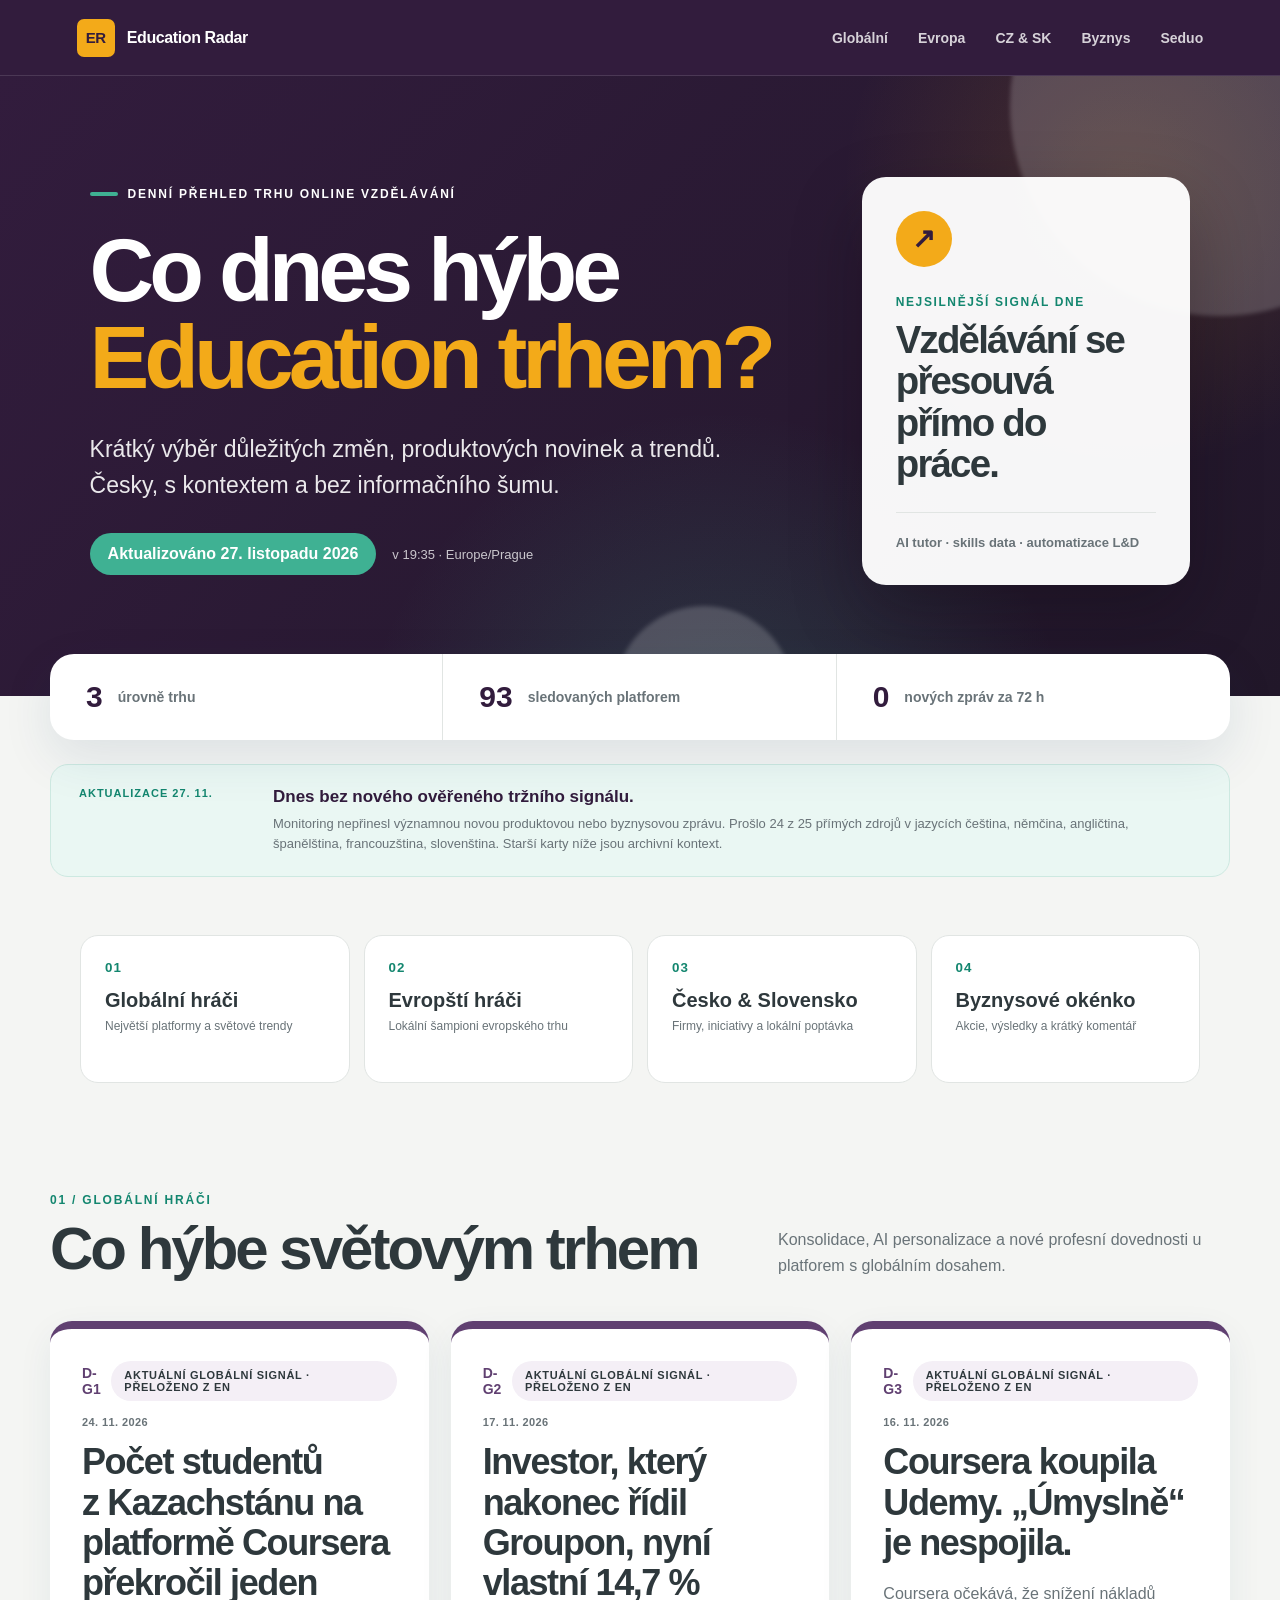
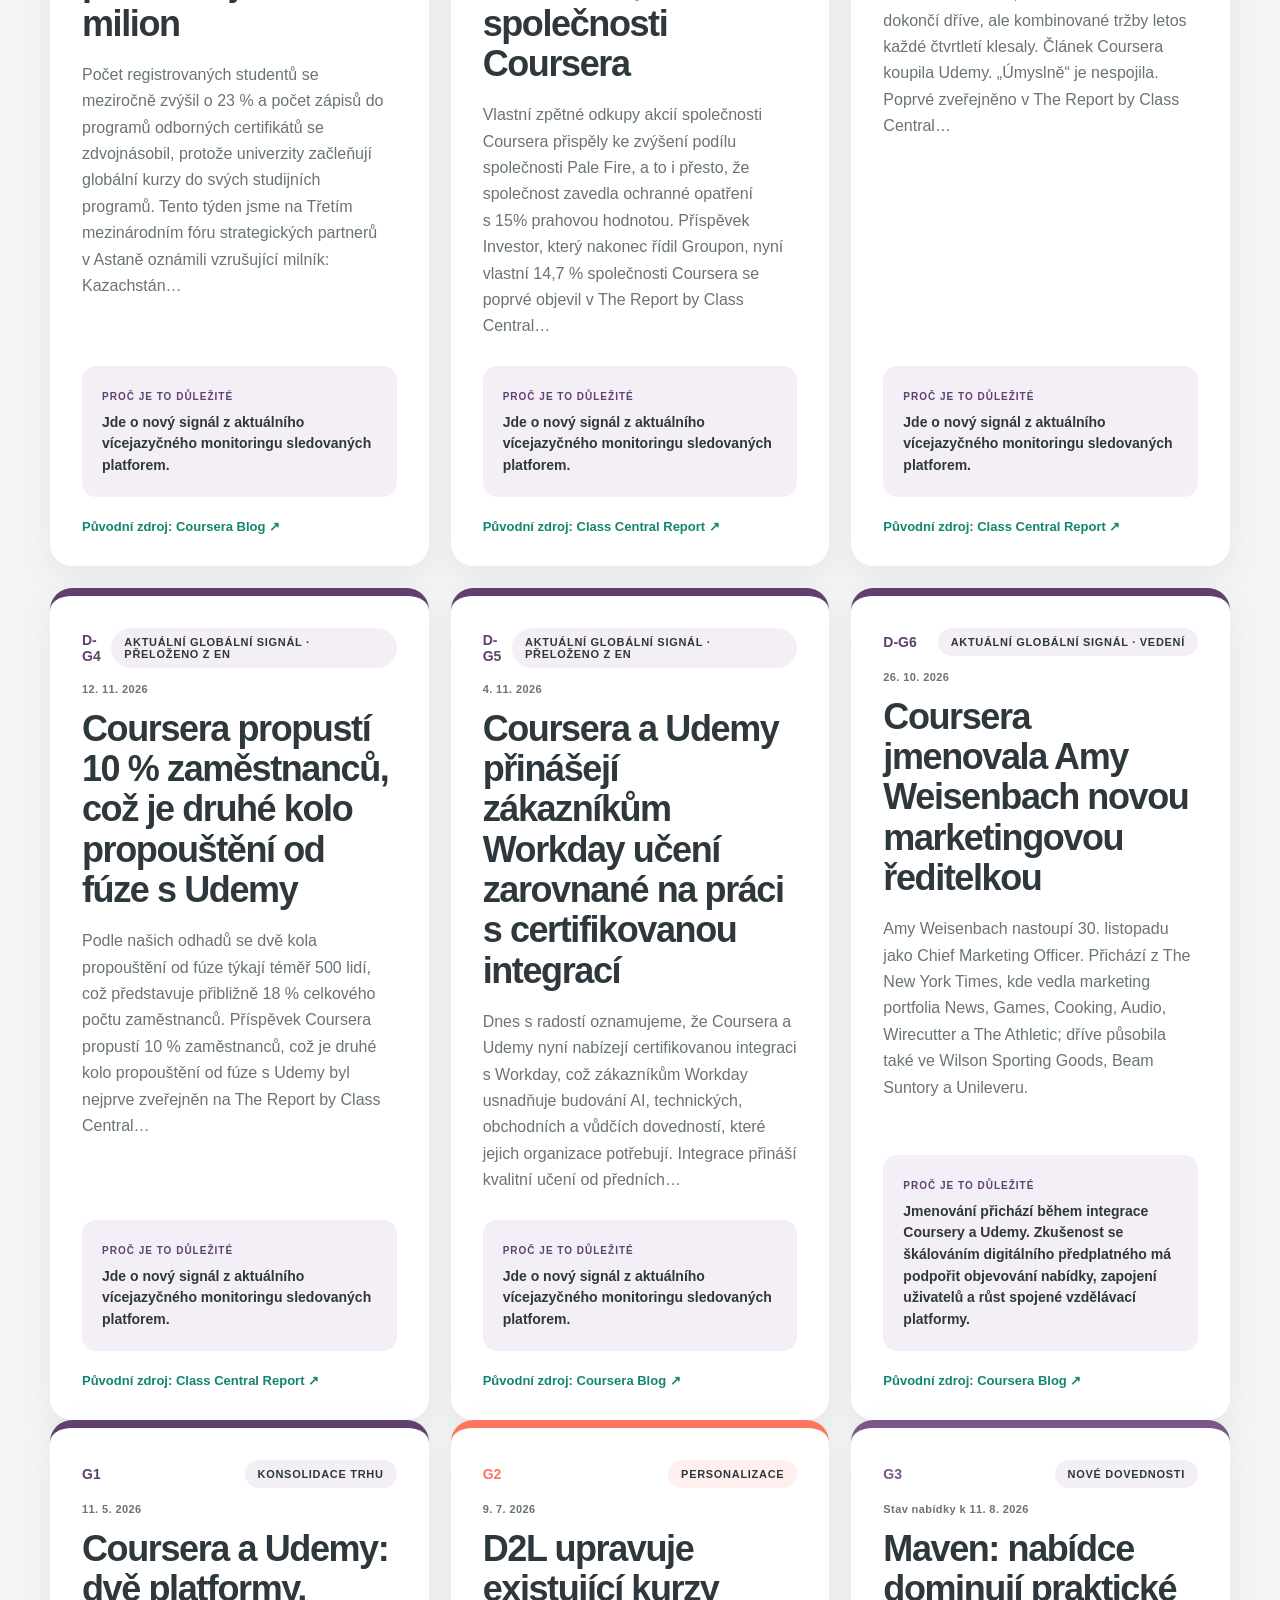
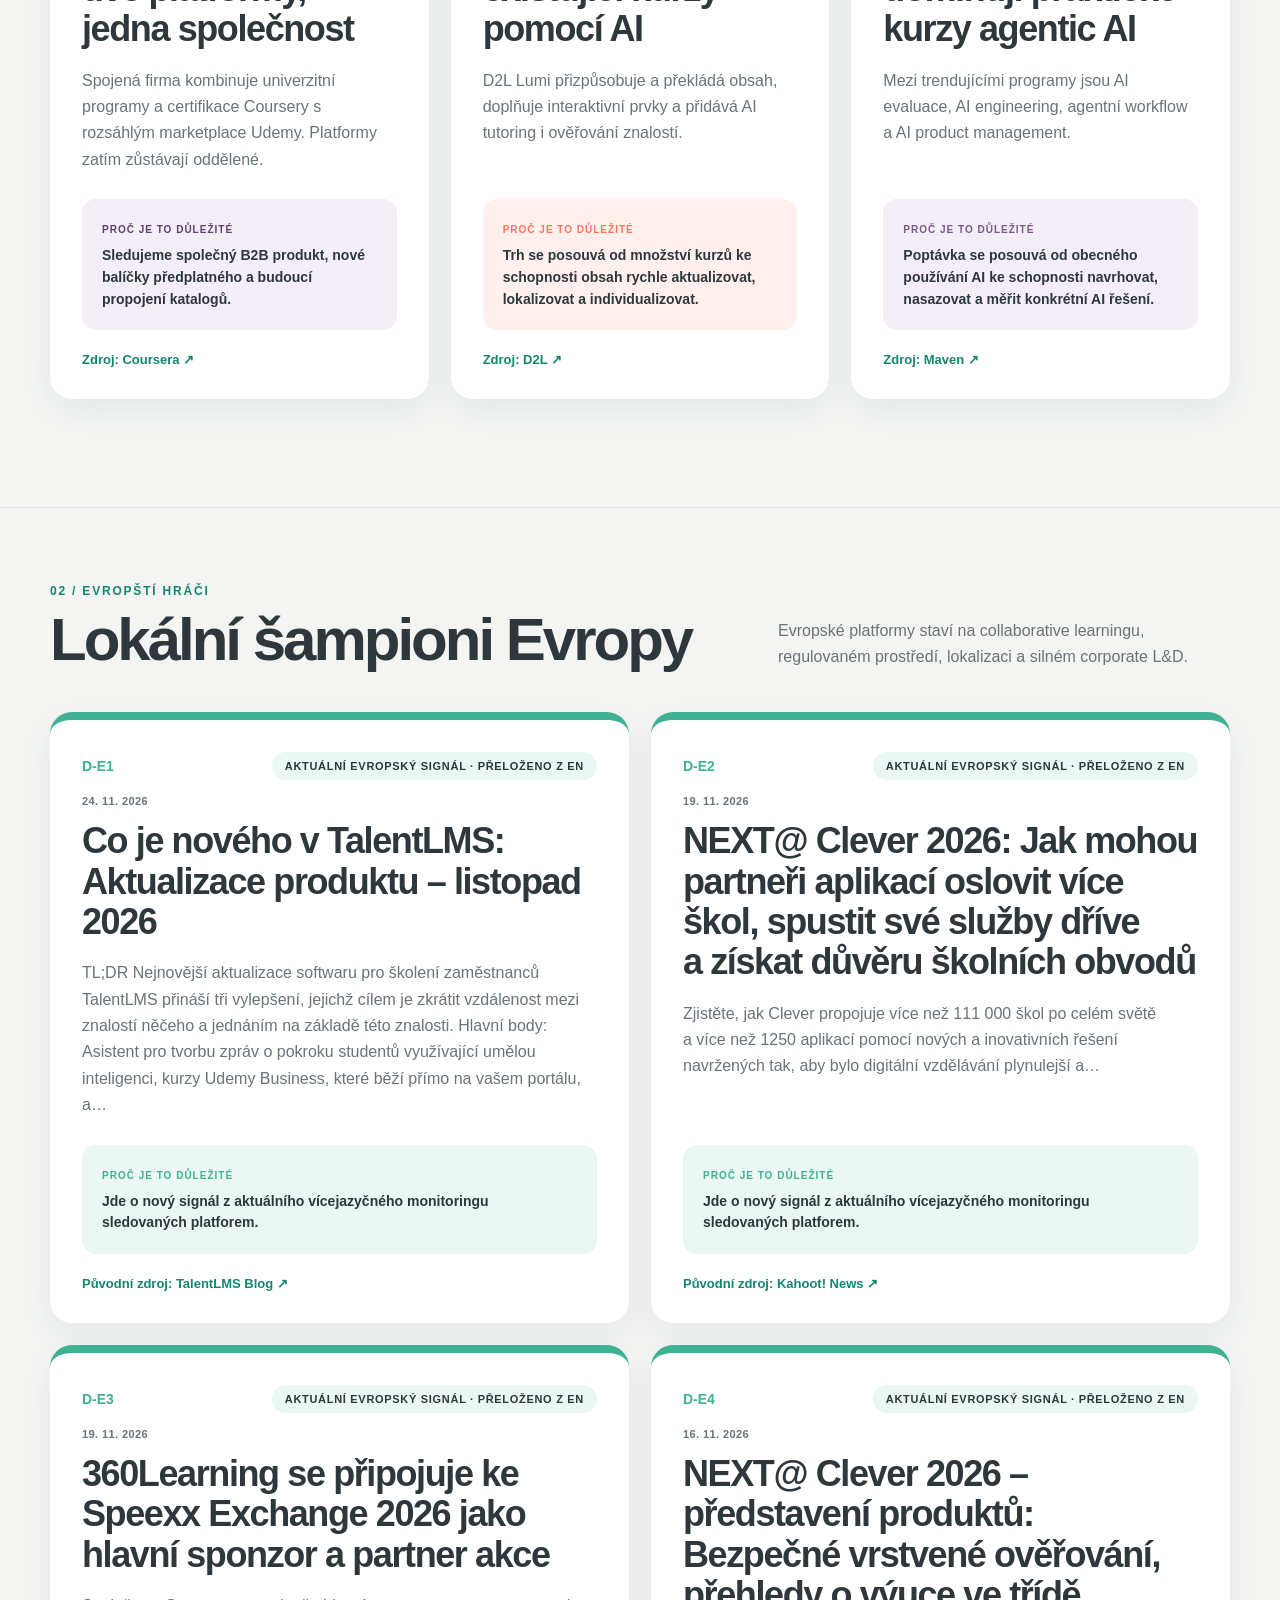
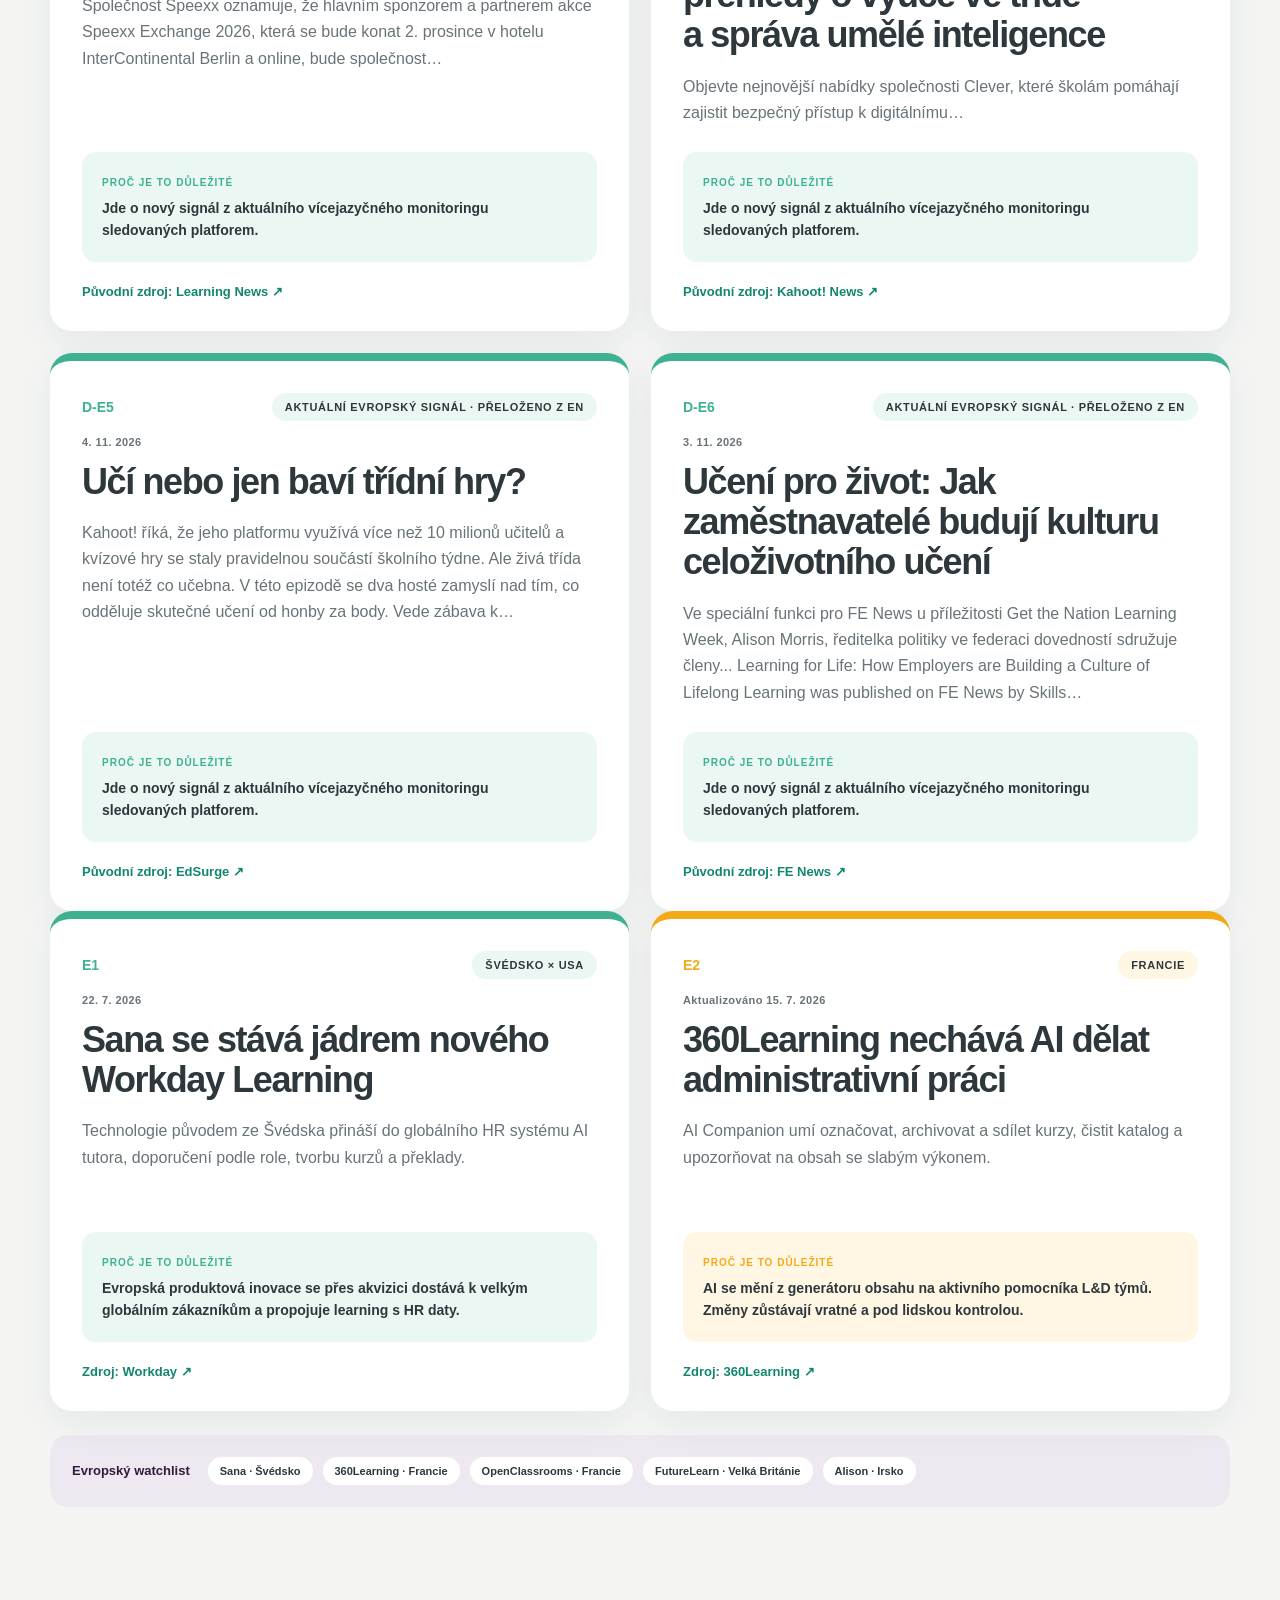
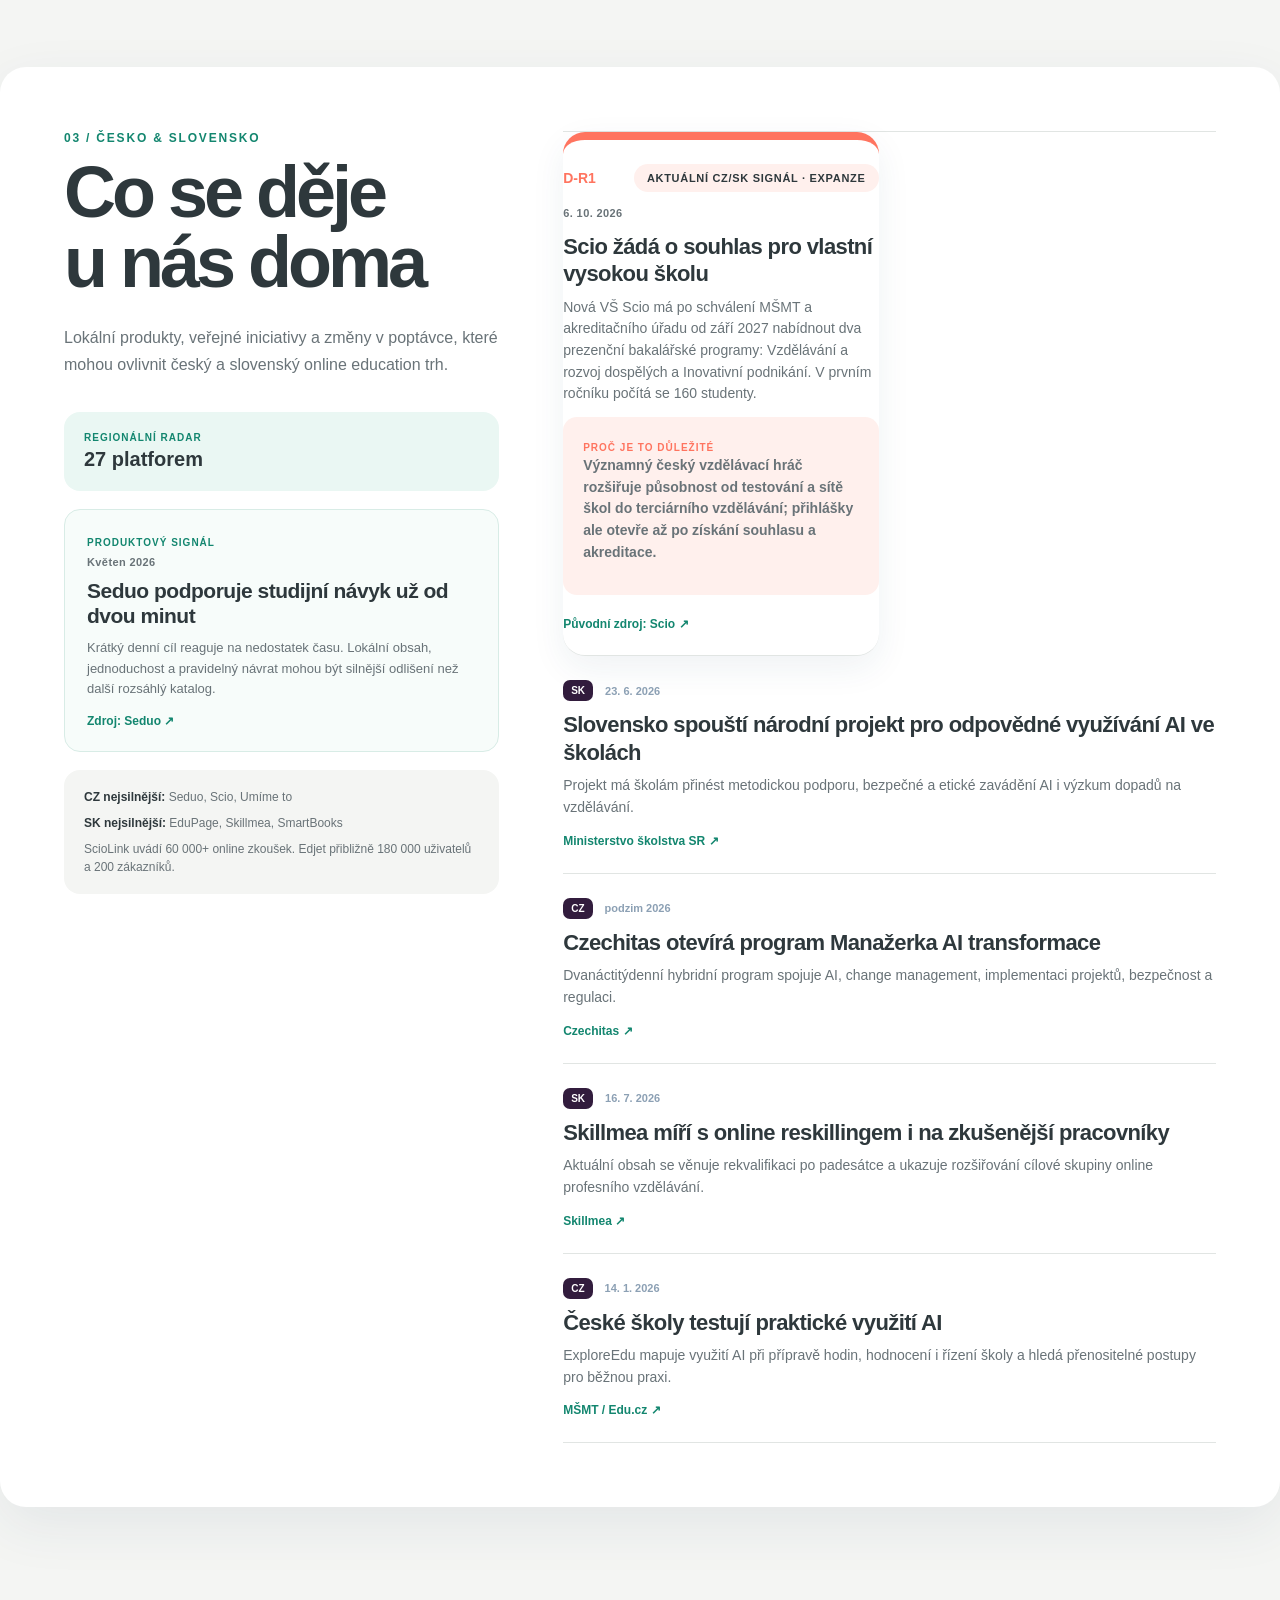
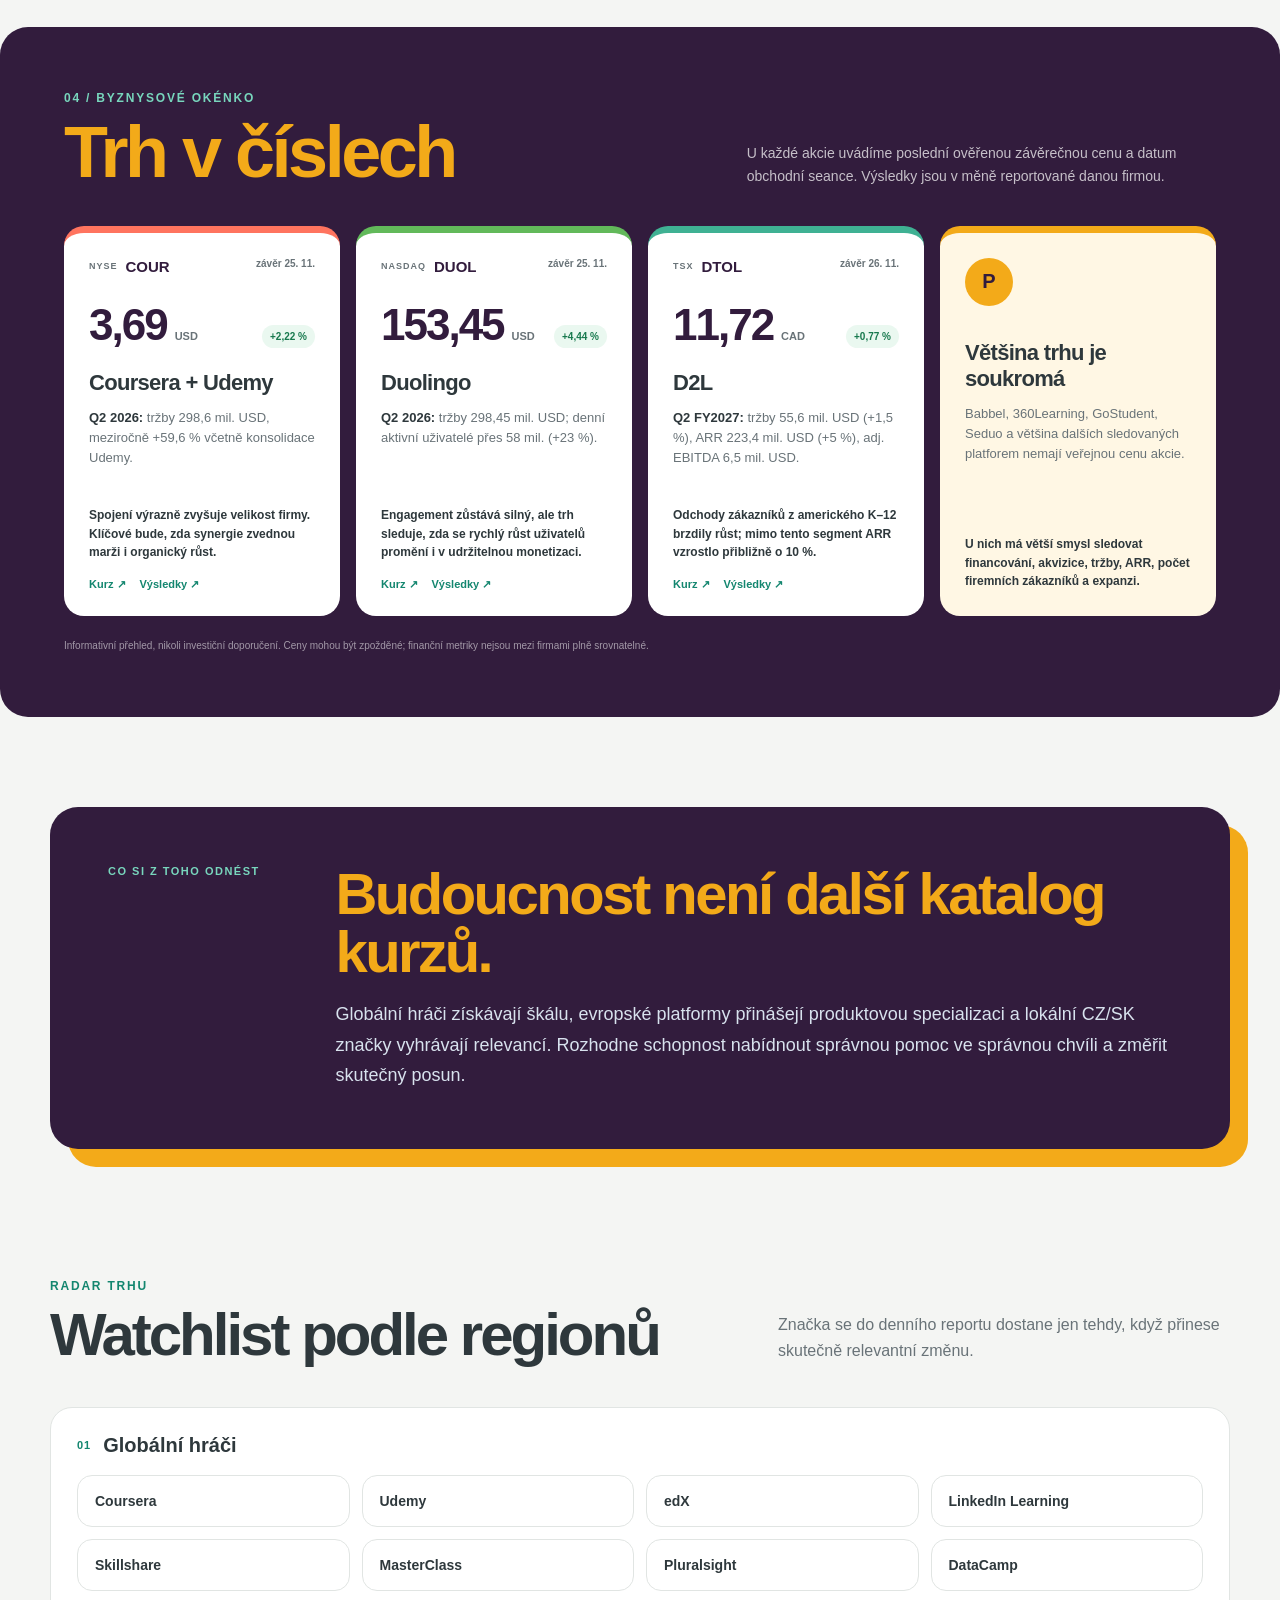
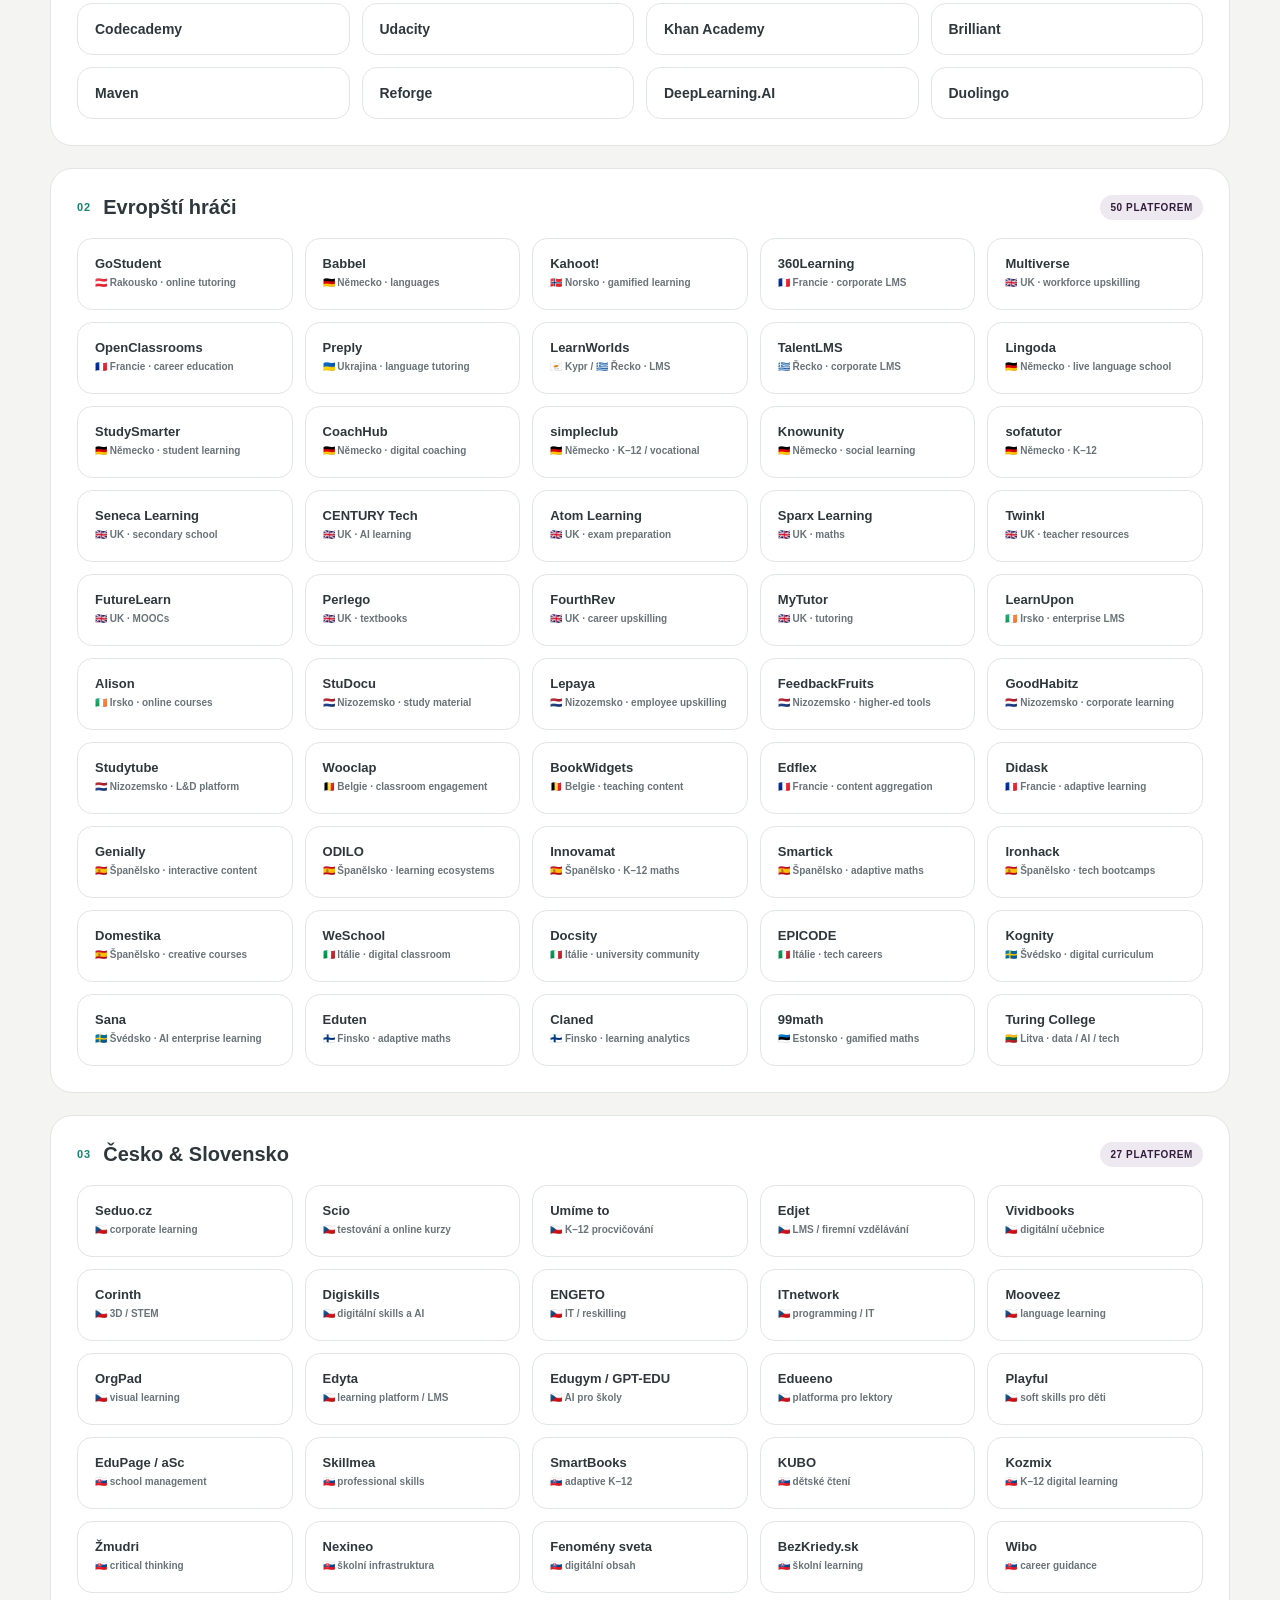
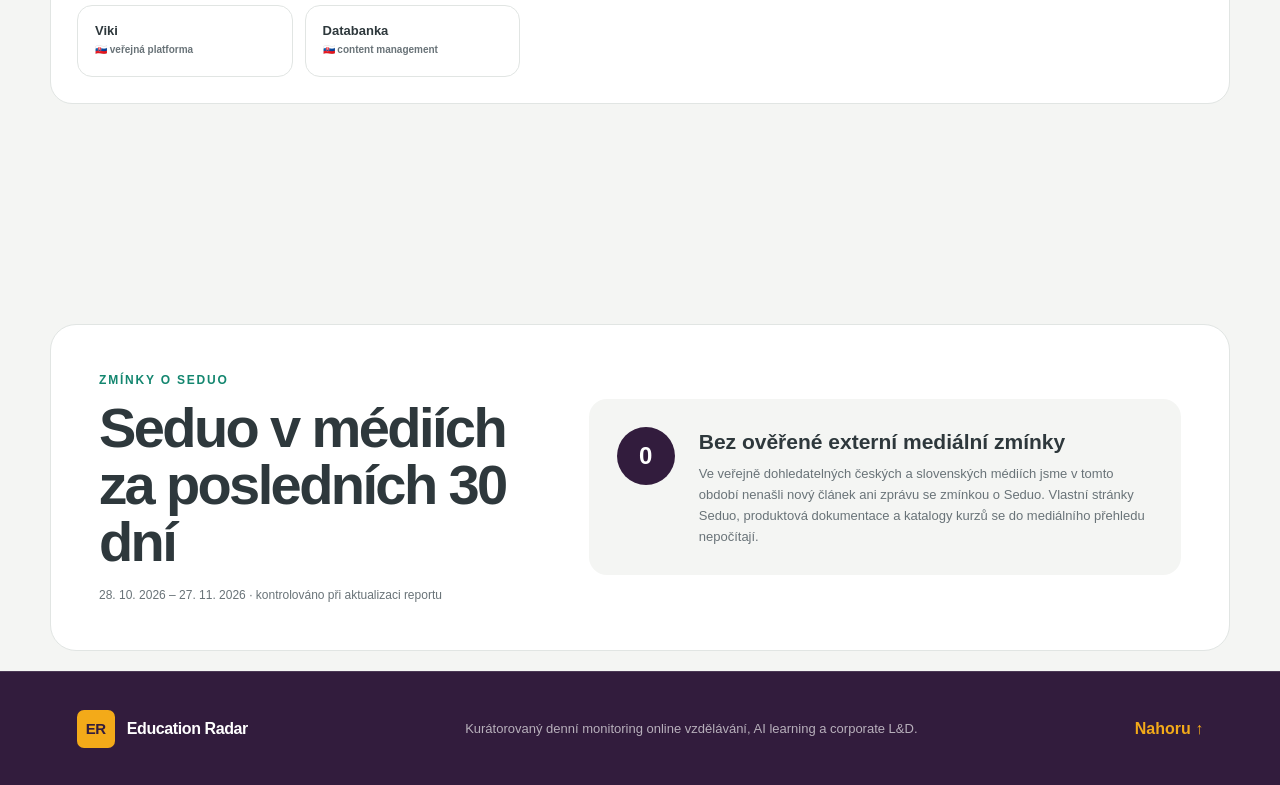
<file: index.html>
<!doctype html>
<html lang="cs">
<head>
  <meta charset="utf-8">
  <meta name="viewport" content="width=device-width,initial-scale=1">
  <title>Education Radar | Denní přehled trhu</title>
  <meta name="description" content="Denní český monitoring online vzdělávání, AI learning a corporate L&amp;D.">
  <link rel="stylesheet" href="styles-v4.css">
</head>
<body>
<main>
  <header class="topbar">
    <a class="brand" href="#top" aria-label="Education Radar – nahoru"><span class="brandMark">er</span><span>Education Radar</span></a>
    <nav aria-label="Navigace stránky"><a href="#global">Globální</a><a href="#europe">Evropa</a><a href="#region">CZ &amp; SK</a><a href="#business">Byznys</a><a href="#seduo-media">Seduo</a></nav>
  </header>

  <section class="hero" id="top">
    <div class="heroGlow glowOne"></div><div class="heroGlow glowTwo"></div>
    <div class="heroCopy">
      <p class="eyebrow"><span></span>Denní přehled trhu online vzdělávání</p>
      <h1>Co dnes hýbe<br><em>Education trhem?</em></h1>
      <p class="lede">Krátký výběr důležitých změn, produktových novinek a trendů. Česky, s kontextem a bez informačního šumu.</p>
      <div class="dateRow"><span class="dateBadge">Aktualizováno 27. listopadu 2026</span><span class="updateText">v 19:35 · Europe/Prague</span></div>
    </div>
    <aside class="heroCard" aria-label="Dnešní hlavní signál">
      <div class="signalIcon">↗</div><p>Nejsilnější signál dne</p><h2>Vzdělávání se přesouvá přímo do práce.</h2><div class="miniLine"></div><span>AI tutor · skills data · automatizace L&amp;D</span>
    </aside>
  </section>

  <section class="summary" aria-label="Dnešní souhrn">
    <div><strong>3</strong><span>úrovně trhu</span></div><div><strong>93</strong><span>sledovaných platforem</span></div><div><strong>0</strong><span>nových zpráv za 72 h</span></div>
  </section>

  <section class="dailyStatus" aria-label="Stav dnešní aktualizace"><span>Aktualizace 27. 11.</span><div><strong>Dnes bez nového ověřeného tržního signálu.</strong><p>Monitoring nepřinesl významnou novou produktovou nebo byznysovou zprávu. Prošlo 24 z 25 přímých zdrojů v jazycích čeština, němčina, angličtina, španělština, francouzština, slovenština. Starší karty níže jsou archivní kontext.</p></div></section>

  <nav class="segmentNav" aria-label="Části reportu">
    <a href="#global"><small>01</small><strong>Globální hráči</strong><span>Největší platformy a světové trendy</span></a>
    <a href="#europe"><small>02</small><strong>Evropští hráči</strong><span>Lokální šampioni evropského trhu</span></a>
    <a href="#region"><small>03</small><strong>Česko &amp; Slovensko</strong><span>Firmy, iniciativy a lokální poptávka</span></a>
    <a href="#business"><small>04</small><strong>Byznysové okénko</strong><span>Akcie, výsledky a krátký komentář</span></a>
  </nav>

  <section class="report marketSection globalSection" id="global">
    <div class="sectionHead"><div><p class="kicker">01 / Globální hráči</p><h2>Co hýbe světovým trhem</h2></div><p>Konsolidace, AI personalizace a nové profesní dovednosti u platforem s globálním dosahem.</p></div>
<!-- AUTO:GLOBAL:START -->
<div class="signalGrid autoDailySignals" aria-label="Posledních šest automatických zpráv">
<article class="signalCard blue"><div class="cardTop"><span class="number">D-G1</span><span class="tag">Aktuální globální signál · přeloženo z EN</span></div><time class="articleDate" datetime="2026-11-24">24. 11. 2026</time><h3>Počet studentů z Kazachstánu na platformě Coursera překročil jeden milion</h3><p>Počet registrovaných studentů se meziročně zvýšil o 23 % a počet zápisů do programů odborných certifikátů se zdvojnásobil, protože univerzity začleňují globální kurzy do svých studijních programů. Tento týden jsme na Třetím mezinárodním fóru strategických partnerů v Astaně oznámili vzrušující milník: Kazachstán…</p><div class="impact"><span>Proč je to důležité</span><p>Jde o nový signál z aktuálního vícejazyčného monitoringu sledovaných platforem.</p></div><a href="https://blog.coursera.org/kazakhstan-surpasses-one-million-learners-on-coursera/" target="_blank" rel="noreferrer">Původní zdroj: Coursera Blog ↗</a></article>
<article class="signalCard blue"><div class="cardTop"><span class="number">D-G2</span><span class="tag">Aktuální globální signál · přeloženo z EN</span></div><time class="articleDate" datetime="2026-11-17">17. 11. 2026</time><h3>Investor, který nakonec řídil Groupon, nyní vlastní 14,7 % společnosti Coursera</h3><p>Vlastní zpětné odkupy akcií společnosti Coursera přispěly ke zvýšení podílu společnosti Pale Fire, a to i přesto, že společnost zavedla ochranné opatření s 15% prahovou hodnotou. Příspěvek Investor, který nakonec řídil Groupon, nyní vlastní 14,7 % společnosti Coursera se poprvé objevil v The Report by Class Central…</p><div class="impact"><span>Proč je to důležité</span><p>Jde o nový signál z aktuálního vícejazyčného monitoringu sledovaných platforem.</p></div><a href="https://www.classcentral.com/report/coursera-pale-fire-poison-pill/" target="_blank" rel="noreferrer">Původní zdroj: Class Central Report ↗</a></article>
<article class="signalCard blue"><div class="cardTop"><span class="number">D-G3</span><span class="tag">Aktuální globální signál · přeloženo z EN</span></div><time class="articleDate" datetime="2026-11-16">16. 11. 2026</time><h3>Coursera koupila Udemy. „Úmyslně“ je nespojila.</h3><p>Coursera očekává, že snížení nákladů dokončí dříve, ale kombinované tržby letos každé čtvrtletí klesaly. Článek Coursera koupila Udemy. „Úmyslně“ je nespojila. Poprvé zveřejněno v The Report by Class Central…</p><div class="impact"><span>Proč je to důležité</span><p>Jde o nový signál z aktuálního vícejazyčného monitoringu sledovaných platforem.</p></div><a href="https://www.classcentral.com/report/coursera-q3-2026/" target="_blank" rel="noreferrer">Původní zdroj: Class Central Report ↗</a></article>
<article class="signalCard blue"><div class="cardTop"><span class="number">D-G4</span><span class="tag">Aktuální globální signál · přeloženo z EN</span></div><time class="articleDate" datetime="2026-11-12">12. 11. 2026</time><h3>Coursera propustí 10 % zaměstnanců, což je druhé kolo propouštění od fúze s Udemy</h3><p>Podle našich odhadů se dvě kola propouštění od fúze týkají téměř 500 lidí, což představuje přibližně 18 % celkového počtu zaměstnanců. Příspěvek Coursera propustí 10 % zaměstnanců, což je druhé kolo propouštění od fúze s Udemy byl nejprve zveřejněn na The Report by Class Central…</p><div class="impact"><span>Proč je to důležité</span><p>Jde o nový signál z aktuálního vícejazyčného monitoringu sledovaných platforem.</p></div><a href="https://www.classcentral.com/report/coursera-second-post-merger-layoffs/" target="_blank" rel="noreferrer">Původní zdroj: Class Central Report ↗</a></article>
<article class="signalCard blue"><div class="cardTop"><span class="number">D-G5</span><span class="tag">Aktuální globální signál · přeloženo z EN</span></div><time class="articleDate" datetime="2026-11-04">4. 11. 2026</time><h3>Coursera a Udemy přinášejí zákazníkům Workday učení zarovnané na práci s certifikovanou integrací</h3><p>Dnes s radostí oznamujeme, že Coursera a Udemy nyní nabízejí certifikovanou integraci s Workday, což zákazníkům Workday usnadňuje budování AI, technických, obchodních a vůdčích dovedností, které jejich organizace potřebují. Integrace přináší kvalitní učení od předních…</p><div class="impact"><span>Proč je to důležité</span><p>Jde o nový signál z aktuálního vícejazyčného monitoringu sledovaných platforem.</p></div><a href="https://blog.coursera.org/workday-certified-integration/" target="_blank" rel="noreferrer">Původní zdroj: Coursera Blog ↗</a></article>
<article class="signalCard blue"><div class="cardTop"><span class="number">D-G6</span><span class="tag">Aktuální globální signál · vedení</span></div><time class="articleDate" datetime="2026-10-26">26. 10. 2026</time><h3>Coursera jmenovala Amy Weisenbach novou marketingovou ředitelkou</h3><p>Amy Weisenbach nastoupí 30. listopadu jako Chief Marketing Officer. Přichází z The New York Times, kde vedla marketing portfolia News, Games, Cooking, Audio, Wirecutter a The Athletic; dříve působila také ve Wilson Sporting Goods, Beam Suntory a Unileveru.</p><div class="impact"><span>Proč je to důležité</span><p>Jmenování přichází během integrace Coursery a Udemy. Zkušenost se škálováním digitálního předplatného má podpořit objevování nabídky, zapojení uživatelů a růst spojené vzdělávací platformy.</p></div><a href="https://blog.coursera.org/welcoming-amy-weisenbach-as-courseras-new-chief-marketing-officer/" target="_blank" rel="noreferrer">Původní zdroj: Coursera Blog ↗</a></article>
    </div>
<!-- AUTO:GLOBAL:END -->
    <div class="signalGrid">
      <article class="signalCard blue"><div class="cardTop"><span class="number">G1</span><span class="tag">Konsolidace trhu</span></div><time class="articleDate" datetime="2026-05-11">11. 5. 2026</time><h3>Coursera a Udemy: dvě platformy, jedna společnost</h3><p>Spojená firma kombinuje univerzitní programy a certifikace Coursery s rozsáhlým marketplace Udemy. Platformy zatím zůstávají oddělené.</p><div class="impact"><span>Proč je to důležité</span><p>Sledujeme společný B2B produkt, nové balíčky předplatného a budoucí propojení katalogů.</p></div><a href="https://blog.coursera.org/how-the-coursera-and-udemy-combination-will-impact-coursera-learners/" target="_blank" rel="noreferrer">Zdroj: Coursera ↗</a></article>
      <article class="signalCard coral"><div class="cardTop"><span class="number">G2</span><span class="tag">Personalizace</span></div><time class="articleDate" datetime="2026-07-09">9. 7. 2026</time><h3>D2L upravuje existující kurzy pomocí AI</h3><p>D2L Lumi přizpůsobuje a překládá obsah, doplňuje interaktivní prvky a přidává AI tutoring i ověřování znalostí.</p><div class="impact"><span>Proč je to důležité</span><p>Trh se posouvá od množství kurzů ke schopnosti obsah rychle aktualizovat, lokalizovat a individualizovat.</p></div><a href="https://www.d2l.com/newsroom/d2l-announces-new-ai-enhanced-content-creation-and-personalized-learning-at-fusion-2026/" target="_blank" rel="noreferrer">Zdroj: D2L ↗</a></article>
      <article class="signalCard purple"><div class="cardTop"><span class="number">G3</span><span class="tag">Nové dovednosti</span></div><time class="articleDate" datetime="2026-08-11">Stav nabídky k 11. 8. 2026</time><h3>Maven: nabídce dominují praktické kurzy agentic AI</h3><p>Mezi trendujícími programy jsou AI evaluace, AI engineering, agentní workflow a AI product management.</p><div class="impact"><span>Proč je to důležité</span><p>Poptávka se posouvá od obecného používání AI ke schopnosti navrhovat, nasazovat a měřit konkrétní AI řešení.</p></div><a href="https://maven.com/courses" target="_blank" rel="noreferrer">Zdroj: Maven ↗</a></article>
    </div>
  </section>

  <section class="report marketSection europeSection" id="europe">
    <div class="sectionHead"><div><p class="kicker">02 / Evropští hráči</p><h2>Lokální šampioni Evropy</h2></div><p>Evropské platformy staví na collaborative learningu, regulovaném prostředí, lokalizaci a silném corporate L&amp;D.</p></div>
<!-- AUTO:EUROPE:START -->
<div class="signalGrid autoDailySignals" aria-label="Posledních šest automatických zpráv">
<article class="signalCard mint"><div class="cardTop"><span class="number">D-E1</span><span class="tag">Aktuální evropský signál · přeloženo z EN</span></div><time class="articleDate" datetime="2026-11-24">24. 11. 2026</time><h3>Co je nového v TalentLMS: Aktualizace produktu – listopad 2026</h3><p>TL;DR Nejnovější aktualizace softwaru pro školení zaměstnanců TalentLMS přináší tři vylepšení, jejichž cílem je zkrátit vzdálenost mezi znalostí něčeho a jednáním na základě této znalosti. Hlavní body: Asistent pro tvorbu zpráv o pokroku studentů využívající umělou inteligenci, kurzy Udemy Business, které běží přímo na vašem portálu, a…</p><div class="impact"><span>Proč je to důležité</span><p>Jde o nový signál z aktuálního vícejazyčného monitoringu sledovaných platforem.</p></div><a href="https://www.talentlms.com/blog/talentlms-november-2026-release/" target="_blank" rel="noreferrer">Původní zdroj: TalentLMS Blog ↗</a></article>
<article class="signalCard mint"><div class="cardTop"><span class="number">D-E2</span><span class="tag">Aktuální evropský signál · přeloženo z EN</span></div><time class="articleDate" datetime="2026-11-19">19. 11. 2026</time><h3>NEXT@ Clever 2026: Jak mohou partneři aplikací oslovit více škol, spustit své služby dříve a získat důvěru školních obvodů</h3><p>Zjistěte, jak Clever propojuje více než 111 000 škol po celém světě a více než 1250 aplikací pomocí nových a inovativních řešení navržených tak, aby bylo digitální vzdělávání plynulejší a…</p><div class="impact"><span>Proč je to důležité</span><p>Jde o nový signál z aktuálního vícejazyčného monitoringu sledovaných platforem.</p></div><a href="https://kahoot.com/kahoot-news/next-clever-2026-how-application-partners-can-reach-more-schools-launch-sooner-and-earn-district-trust/" target="_blank" rel="noreferrer">Původní zdroj: Kahoot! News ↗</a></article>
<article class="signalCard mint"><div class="cardTop"><span class="number">D-E3</span><span class="tag">Aktuální evropský signál · přeloženo z EN</span></div><time class="articleDate" datetime="2026-11-19">19. 11. 2026</time><h3>360Learning se připojuje ke Speexx Exchange 2026 jako hlavní sponzor a partner akce</h3><p>Společnost Speexx oznamuje, že hlavním sponzorem a partnerem akce Speexx Exchange 2026, která se bude konat 2. prosince v hotelu InterContinental Berlin a online, bude společnost…</p><div class="impact"><span>Proč je to důležité</span><p>Jde o nový signál z aktuálního vícejazyčného monitoringu sledovaných platforem.</p></div><a href="https://learningnews.com/news/speexx/2026/360learning-joins-speexx-exchange-2026-as-main-event-sponsor-and-partner" target="_blank" rel="noreferrer">Původní zdroj: Learning News ↗</a></article>
<article class="signalCard mint"><div class="cardTop"><span class="number">D-E4</span><span class="tag">Aktuální evropský signál · přeloženo z EN</span></div><time class="articleDate" datetime="2026-11-16">16. 11. 2026</time><h3>NEXT@ Clever 2026 – představení produktů: Bezpečné vrstvené ověřování, přehledy o výuce ve třídě a správa umělé inteligence</h3><p>Objevte nejnovější nabídky společnosti Clever, které školám pomáhají zajistit bezpečný přístup k digitálnímu…</p><div class="impact"><span>Proč je to důležité</span><p>Jde o nový signál z aktuálního vícejazyčného monitoringu sledovaných platforem.</p></div><a href="https://kahoot.com/kahoot-news/next-clever-2026-product-announcements-secure-layered-authentication-classroom-insights-and-ai-governance/" target="_blank" rel="noreferrer">Původní zdroj: Kahoot! News ↗</a></article>
<article class="signalCard mint"><div class="cardTop"><span class="number">D-E5</span><span class="tag">Aktuální evropský signál · přeloženo z EN</span></div><time class="articleDate" datetime="2026-11-04">4. 11. 2026</time><h3>Učí nebo jen baví třídní hry?</h3><p>Kahoot! říká, že jeho platformu využívá více než 10 milionů učitelů a kvízové hry se staly pravidelnou součástí školního týdne. Ale živá třída není totéž co učebna. V této epizodě se dva hosté zamyslí nad tím, co odděluje skutečné učení od honby za body. Vede zábava k…</p><div class="impact"><span>Proč je to důležité</span><p>Jde o nový signál z aktuálního vícejazyčného monitoringu sledovaných platforem.</p></div><a href="https://www.edsurge.com/news/do-classroom-games-teach-or-just-entertain" target="_blank" rel="noreferrer">Původní zdroj: EdSurge ↗</a></article>
<article class="signalCard mint"><div class="cardTop"><span class="number">D-E6</span><span class="tag">Aktuální evropský signál · přeloženo z EN</span></div><time class="articleDate" datetime="2026-11-03">3. 11. 2026</time><h3>Učení pro život: Jak zaměstnavatelé budují kulturu celoživotního učení</h3><p>Ve speciální funkci pro FE News u příležitosti Get the Nation Learning Week, Alison Morris, ředitelka politiky ve federaci dovedností sdružuje členy... Learning for Life: How Employers are Building a Culture of Lifelong Learning was published on FE News by Skills…</p><div class="impact"><span>Proč je to důležité</span><p>Jde o nový signál z aktuálního vícejazyčného monitoringu sledovaných platforem.</p></div><a href="https://www.fenews.co.uk/exclusive/learning-for-life-how-employers-are-building-a-culture-of-lifelong-learning/" target="_blank" rel="noreferrer">Původní zdroj: FE News ↗</a></article>
    </div>
<!-- AUTO:EUROPE:END -->
    <div class="signalGrid">
      <article class="signalCard mint"><div class="cardTop"><span class="number">E1</span><span class="tag">Švédsko × USA</span></div><time class="articleDate" datetime="2026-07-22">22. 7. 2026</time><h3>Sana se stává jádrem nového Workday Learning</h3><p>Technologie původem ze Švédska přináší do globálního HR systému AI tutora, doporučení podle role, tvorbu kurzů a překlady.</p><div class="impact"><span>Proč je to důležité</span><p>Evropská produktová inovace se přes akvizici dostává k velkým globálním zákazníkům a propojuje learning s HR daty.</p></div><a href="https://investor.workday.com/news-and-events/press-releases/news-details/2026/Workday-Learning-Powered-by-Sana-Now-Generally-Available-as-an-AI-Native-Learning-Experience-Built-on-Workdays-Trusted-Data/default.aspx" target="_blank" rel="noreferrer">Zdroj: Workday ↗</a></article>
      <article class="signalCard yellow"><div class="cardTop"><span class="number">E2</span><span class="tag">Francie</span></div><time class="articleDate" datetime="2026-07-15">Aktualizováno 15. 7. 2026</time><h3>360Learning nechává AI dělat administrativní práci</h3><p>AI Companion umí označovat, archivovat a sdílet kurzy, čistit katalog a upozorňovat na obsah se slabým výkonem.</p><div class="impact"><span>Proč je to důležité</span><p>AI se mění z generátoru obsahu na aktivního pomocníka L&amp;D týmů. Změny zůstávají vratné a pod lidskou kontrolou.</p></div><a href="https://360learning.com/blog/product-update-ai-companion-action-mode/" target="_blank" rel="noreferrer">Zdroj: 360Learning ↗</a></article>
    </div>
    <div class="europeRadar"><strong>Evropský watchlist</strong><span>Sana · Švédsko</span><span>360Learning · Francie</span><span>OpenClassrooms · Francie</span><span>FutureLearn · Velká Británie</span><span>Alison · Irsko</span></div>
  </section>

  <section class="region marketSection" id="region">
    <div class="regionIntro"><p class="kicker">03 / Česko &amp; Slovensko</p><h2>Co se děje<br>u nás doma</h2><p>Lokální produkty, veřejné iniciativy a změny v poptávce, které mohou ovlivnit český a slovenský online education trh.</p><div class="regionRadar"><span>Regionální radar</span><strong>27 platforem</strong></div><article class="regionalLead"><span>Produktový signál</span><time class="articleDate" datetime="2026-05">Květen 2026</time><h3>Seduo podporuje studijní návyk už od dvou minut</h3><p>Krátký denní cíl reaguje na nedostatek času. Lokální obsah, jednoduchost a pravidelný návrat mohou být silnější odlišení než další rozsáhlý katalog.</p><a href="https://sprievodca.seduo.sk/cs/articles/14885035-seduo-novinky-maj-2026" target="_blank" rel="noreferrer">Zdroj: Seduo ↗</a></article><div class="marketFacts"><p><strong>CZ nejsilnější:</strong> Seduo, Scio, Umíme to</p><p><strong>SK nejsilnější:</strong> EduPage, Skillmea, SmartBooks</p><p>ScioLink uvádí 60 000+ online zkoušek. Edjet přibližně 180 000 uživatelů a 200 zákazníků.</p></div></div>
    <div class="regionList">
<!-- AUTO:REGION:START -->
<div class="signalGrid autoDailySignals" aria-label="Posledních šest automatických zpráv">
<article class="signalCard coral"><div class="cardTop"><span class="number">D-R1</span><span class="tag">Aktuální CZ/SK signál · expanze</span></div><time class="articleDate" datetime="2026-10-06">6. 10. 2026</time><h3>Scio žádá o souhlas pro vlastní vysokou školu</h3><p>Nová VŠ Scio má po schválení MŠMT a akreditačního úřadu od září 2027 nabídnout dva prezenční bakalářské programy: Vzdělávání a rozvoj dospělých a Inovativní podnikání. V prvním ročníku počítá se 160 studenty.</p><div class="impact"><span>Proč je to důležité</span><p>Významný český vzdělávací hráč rozšiřuje působnost od testování a sítě škol do terciárního vzdělávání; přihlášky ale otevře až po získání souhlasu a akreditace.</p></div><a href="https://www.scio.cz/scio-podalo-zadost-k-zalozeni-vs" target="_blank" rel="noreferrer">Původní zdroj: Scio ↗</a></article>
    </div>
<!-- AUTO:REGION:END -->
      <article><div class="regionMeta"><span>SK</span><time>23. 6. 2026</time></div><h3>Slovensko spouští národní projekt pro odpovědné využívání AI ve školách</h3><p>Projekt má školám přinést metodickou podporu, bezpečné a etické zavádění AI i výzkum dopadů na vzdělávání.</p><a href="https://www.minedu.sk/novy-narodny-projekt-podpori-zodpovedne-vyuzivanie-ai-v-skolach/" target="_blank" rel="noreferrer">Ministerstvo školstva SR ↗</a></article>
      <article><div class="regionMeta"><span>CZ</span><time>podzim 2026</time></div><h3>Czechitas otevírá program Manažerka AI transformace</h3><p>Dvanáctitýdenní hybridní program spojuje AI, change management, implementaci projektů, bezpečnost a regulaci.</p><a href="https://www.czechitas.cz/kurzy/manazerka-ai-transformace" target="_blank" rel="noreferrer">Czechitas ↗</a></article>
      <article><div class="regionMeta"><span>SK</span><time>16. 7. 2026</time></div><h3>Skillmea míří s online reskillingem i na zkušenější pracovníky</h3><p>Aktuální obsah se věnuje rekvalifikaci po padesátce a ukazuje rozšiřování cílové skupiny online profesního vzdělávání.</p><a href="https://cdn.skillmea.sk/blog/kategoria/vzdelavanie" target="_blank" rel="noreferrer">Skillmea ↗</a></article>
      <article><div class="regionMeta"><span>CZ</span><time datetime="2026-01-14">14. 1. 2026</time></div><h3>České školy testují praktické využití AI</h3><p>ExploreEdu mapuje využití AI při přípravě hodin, hodnocení i řízení školy a hledá přenositelné postupy pro běžnou praxi.</p><a href="https://edu.gov.cz/exploreedu-jak-ai-meni-ceske-vzdelavani/" target="_blank" rel="noreferrer">MŠMT / Edu.cz ↗</a></article>
    </div>
  </section>

  <section class="businessWindow marketSection" id="business">
    <div class="businessHead"><div><p class="kicker">04 / Byznysové okénko</p><h2>Trh v číslech</h2></div><p>U každé akcie uvádíme poslední ověřenou závěrečnou cenu a datum obchodní seance. Výsledky jsou v měně reportované danou firmou.</p></div>
    <div class="businessGrid">
      <article class="stockCard cour" data-ticker="COUR"><div class="stockTop"><div><span>NYSE</span><strong>COUR</strong></div><time datetime="2026-11-25">závěr 25. 11.</time></div><div class="stockPrice"><strong>3,69</strong><span>USD</span><em class="stockUp">+2,22 %</em></div><h3>Coursera + Udemy</h3><p><b>Q2 2026:</b> tržby 298,6 mil. USD, meziročně +59,6 % včetně konsolidace Udemy.</p><div class="businessComment">Spojení výrazně zvyšuje velikost firmy. Klíčové bude, zda synergie zvednou marži i organický růst.</div><div class="sourceRow"><a href="https://www.nasdaq.com/market-activity/stocks/cour/historical" target="_blank" rel="noreferrer">Kurz ↗</a><a href="https://investor.coursera.com/financials/quarterly-results/default.aspx" target="_blank" rel="noreferrer">Výsledky ↗</a></div></article>
      <article class="stockCard duol" data-ticker="DUOL"><div class="stockTop"><div><span>NASDAQ</span><strong>DUOL</strong></div><time datetime="2026-11-25">závěr 25. 11.</time></div><div class="stockPrice"><strong>153,45</strong><span>USD</span><em class="stockUp">+4,44 %</em></div><h3>Duolingo</h3><p><b>Q2 2026:</b> tržby 298,45 mil. USD; denní aktivní uživatelé přes 58 mil. (+23 %).</p><div class="businessComment">Engagement zůstává silný, ale trh sleduje, zda se rychlý růst uživatelů promění i v udržitelnou monetizaci.</div><div class="sourceRow"><a href="https://www.nasdaq.com/market-activity/stocks/duol/historical" target="_blank" rel="noreferrer">Kurz ↗</a><a href="https://investors.duolingo.com/events/event-details/duolingo-second-quarter-2026-earnings-call" target="_blank" rel="noreferrer">Výsledky ↗</a></div></article>
      <article class="stockCard dtol" data-ticker="DTOL"><div class="stockTop"><div><span>TSX</span><strong>DTOL</strong></div><time datetime="2026-11-26">závěr 26. 11.</time></div><div class="stockPrice"><strong>11,72</strong><span>CAD</span><em class="stockUp">+0,77 %</em></div><h3>D2L</h3><p><b>Q2 FY2027:</b> tržby 55,6 mil. USD (+1,5 %), ARR 223,4 mil. USD (+5 %), adj. EBITDA 6,5 mil. USD.</p><div class="businessComment">Odchody zákazníků z amerického K–12 brzdily růst; mimo tento segment ARR vzrostlo přibližně o 10 %.</div><div class="sourceRow"><a href="https://money.tmx.com/quote/DTOL" target="_blank" rel="noreferrer">Kurz ↗</a><a href="https://ir.d2l.com/financials/quarterly-results/default.aspx" target="_blank" rel="noreferrer">Výsledky ↗</a></div></article>
      <article class="stockCard privateCard"><div class="privateIcon">P</div><h3>Většina trhu je soukromá</h3><p>Babbel, 360Learning, GoStudent, Seduo a většina dalších sledovaných platforem nemají veřejnou cenu akcie.</p><div class="businessComment">U nich má větší smysl sledovat financování, akvizice, tržby, ARR, počet firemních zákazníků a expanzi.</div></article>
    </div>
    <p class="businessDisclaimer">Informativní přehled, nikoli investiční doporučení. Ceny mohou být zpožděné; finanční metriky nejsou mezi firmami plně srovnatelné.</p>
  </section>

  <section class="takeaway"><div class="takeawayLabel">Co si z toho odnést</div><div><h2>Budoucnost není další katalog kurzů.</h2><p>Globální hráči získávají škálu, evropské platformy přinášejí produktovou specializaci a lokální CZ/SK značky vyhrávají relevancí. Rozhodne schopnost nabídnout správnou pomoc ve správnou chvíli a změřit skutečný posun.</p></div></section>

  <section class="watchlist" id="watchlist">
    <div class="sectionHead"><div><p class="kicker">Radar trhu</p><h2>Watchlist podle regionů</h2></div><p>Značka se do denního reportu dostane jen tehdy, když přinese skutečně relevantní změnu.</p></div>
    <div class="splitWatchlists">
      <div class="watchGroup"><p><small>01</small>Globální hráči</p><div class="brandCloud"><span>Coursera</span><span>Udemy</span><span>edX</span><span>LinkedIn Learning</span><span>Skillshare</span><span>MasterClass</span><span>Pluralsight</span><span>DataCamp</span><span>Codecademy</span><span>Udacity</span><span>Khan Academy</span><span>Brilliant</span><span>Maven</span><span>Reforge</span><span>DeepLearning.AI</span><span>Duolingo</span></div></div>
      <div class="watchGroup europeWatch"><p><small>02</small>Evropští hráči <b>50 platforem</b></p><div class="brandCloud detailedCloud">
        <span><strong>GoStudent</strong><small>🇦🇹 Rakousko · online tutoring</small></span><span><strong>Babbel</strong><small>🇩🇪 Německo · languages</small></span><span><strong>Kahoot!</strong><small>🇳🇴 Norsko · gamified learning</small></span><span><strong>360Learning</strong><small>🇫🇷 Francie · corporate LMS</small></span><span><strong>Multiverse</strong><small>🇬🇧 UK · workforce upskilling</small></span>
        <span><strong>OpenClassrooms</strong><small>🇫🇷 Francie · career education</small></span><span><strong>Preply</strong><small>🇺🇦 Ukrajina · language tutoring</small></span><span><strong>LearnWorlds</strong><small>🇨🇾 Kypr / 🇬🇷 Řecko · LMS</small></span><span><strong>TalentLMS</strong><small>🇬🇷 Řecko · corporate LMS</small></span><span><strong>Lingoda</strong><small>🇩🇪 Německo · live language school</small></span>
        <span><strong>StudySmarter</strong><small>🇩🇪 Německo · student learning</small></span><span><strong>CoachHub</strong><small>🇩🇪 Německo · digital coaching</small></span><span><strong>simpleclub</strong><small>🇩🇪 Německo · K–12 / vocational</small></span><span><strong>Knowunity</strong><small>🇩🇪 Německo · social learning</small></span><span><strong>sofatutor</strong><small>🇩🇪 Německo · K–12</small></span>
        <span><strong>Seneca Learning</strong><small>🇬🇧 UK · secondary school</small></span><span><strong>CENTURY Tech</strong><small>🇬🇧 UK · AI learning</small></span><span><strong>Atom Learning</strong><small>🇬🇧 UK · exam preparation</small></span><span><strong>Sparx Learning</strong><small>🇬🇧 UK · maths</small></span><span><strong>Twinkl</strong><small>🇬🇧 UK · teacher resources</small></span>
        <span><strong>FutureLearn</strong><small>🇬🇧 UK · MOOCs</small></span><span><strong>Perlego</strong><small>🇬🇧 UK · textbooks</small></span><span><strong>FourthRev</strong><small>🇬🇧 UK · career upskilling</small></span><span><strong>MyTutor</strong><small>🇬🇧 UK · tutoring</small></span><span><strong>LearnUpon</strong><small>🇮🇪 Irsko · enterprise LMS</small></span>
        <span><strong>Alison</strong><small>🇮🇪 Irsko · online courses</small></span><span><strong>StuDocu</strong><small>🇳🇱 Nizozemsko · study material</small></span><span><strong>Lepaya</strong><small>🇳🇱 Nizozemsko · employee upskilling</small></span><span><strong>FeedbackFruits</strong><small>🇳🇱 Nizozemsko · higher-ed tools</small></span><span><strong>GoodHabitz</strong><small>🇳🇱 Nizozemsko · corporate learning</small></span>
        <span><strong>Studytube</strong><small>🇳🇱 Nizozemsko · L&amp;D platform</small></span><span><strong>Wooclap</strong><small>🇧🇪 Belgie · classroom engagement</small></span><span><strong>BookWidgets</strong><small>🇧🇪 Belgie · teaching content</small></span><span><strong>Edflex</strong><small>🇫🇷 Francie · content aggregation</small></span><span><strong>Didask</strong><small>🇫🇷 Francie · adaptive learning</small></span>
        <span><strong>Genially</strong><small>🇪🇸 Španělsko · interactive content</small></span><span><strong>ODILO</strong><small>🇪🇸 Španělsko · learning ecosystems</small></span><span><strong>Innovamat</strong><small>🇪🇸 Španělsko · K–12 maths</small></span><span><strong>Smartick</strong><small>🇪🇸 Španělsko · adaptive maths</small></span><span><strong>Ironhack</strong><small>🇪🇸 Španělsko · tech bootcamps</small></span>
        <span><strong>Domestika</strong><small>🇪🇸 Španělsko · creative courses</small></span><span><strong>WeSchool</strong><small>🇮🇹 Itálie · digital classroom</small></span><span><strong>Docsity</strong><small>🇮🇹 Itálie · university community</small></span><span><strong>EPICODE</strong><small>🇮🇹 Itálie · tech careers</small></span><span><strong>Kognity</strong><small>🇸🇪 Švédsko · digital curriculum</small></span>
        <span><strong>Sana</strong><small>🇸🇪 Švédsko · AI enterprise learning</small></span><span><strong>Eduten</strong><small>🇫🇮 Finsko · adaptive maths</small></span><span><strong>Claned</strong><small>🇫🇮 Finsko · learning analytics</small></span><span><strong>99math</strong><small>🇪🇪 Estonsko · gamified maths</small></span><span><strong>Turing College</strong><small>🇱🇹 Litva · data / AI / tech</small></span>
      </div></div>
      <div class="watchGroup regionWatch"><p><small>03</small>Česko &amp; Slovensko <b>27 platforem</b></p><div class="brandCloud detailedCloud">
        <span><strong>Seduo.cz</strong><small>🇨🇿 corporate learning</small></span><span><strong>Scio</strong><small>🇨🇿 testování a online kurzy</small></span><span><strong>Umíme to</strong><small>🇨🇿 K–12 procvičování</small></span><span><strong>Edjet</strong><small>🇨🇿 LMS / firemní vzdělávání</small></span><span><strong>Vividbooks</strong><small>🇨🇿 digitální učebnice</small></span>
        <span><strong>Corinth</strong><small>🇨🇿 3D / STEM</small></span><span><strong>Digiskills</strong><small>🇨🇿 digitální skills a AI</small></span><span><strong>ENGETO</strong><small>🇨🇿 IT / reskilling</small></span><span><strong>ITnetwork</strong><small>🇨🇿 programming / IT</small></span><span><strong>Mooveez</strong><small>🇨🇿 language learning</small></span>
        <span><strong>OrgPad</strong><small>🇨🇿 visual learning</small></span><span><strong>Edyta</strong><small>🇨🇿 learning platform / LMS</small></span><span><strong>Edugym / GPT-EDU</strong><small>🇨🇿 AI pro školy</small></span><span><strong>Edueeno</strong><small>🇨🇿 platforma pro lektory</small></span><span><strong>Playful</strong><small>🇨🇿 soft skills pro děti</small></span>
        <span><strong>EduPage / aSc</strong><small>🇸🇰 school management</small></span><span><strong>Skillmea</strong><small>🇸🇰 professional skills</small></span><span><strong>SmartBooks</strong><small>🇸🇰 adaptive K–12</small></span><span><strong>KUBO</strong><small>🇸🇰 dětské čtení</small></span><span><strong>Kozmix</strong><small>🇸🇰 K–12 digital learning</small></span>
        <span><strong>Žmudri</strong><small>🇸🇰 critical thinking</small></span><span><strong>Nexineo</strong><small>🇸🇰 školní infrastruktura</small></span><span><strong>Fenomény sveta</strong><small>🇸🇰 digitální obsah</small></span><span><strong>BezKriedy.sk</strong><small>🇸🇰 školní learning</small></span><span><strong>Wibo</strong><small>🇸🇰 career guidance</small></span>
        <span><strong>Viki</strong><small>🇸🇰 veřejná platforma</small></span><span><strong>Databanka</strong><small>🇸🇰 content management</small></span>
      </div></div>
    </div>
  </section>

  <section class="mediaMentions" id="seduo-media">
    <div><p class="kicker">Zmínky o Seduo</p><h2>Seduo v médiích za posledních 30 dní</h2><p class="mediaDate">28. 10. 2026 – 27. 11. 2026 · kontrolováno při aktualizaci reportu</p></div>
<!-- AUTO:SEDUO:START -->
    <article class="emptyMedia"><strong>0</strong><div><h3>Bez ověřené externí mediální zmínky</h3><p>Ve veřejně dohledatelných českých a slovenských médiích jsme v tomto období nenašli nový článek ani zprávu se zmínkou o Seduo. Vlastní stránky Seduo, produktová dokumentace a katalogy kurzů se do mediálního přehledu nepočítají.</p></div></article>
<!-- AUTO:SEDUO:END -->
  </section>

  <footer><div class="brand footerBrand"><span class="brandMark">er</span><span>Education Radar</span></div><p>Kurátorovaný denní monitoring online vzdělávání, AI learning a corporate L&amp;D.</p><a href="#top">Nahoru ↑</a></footer>
</main>
</body>
</html>
</file>
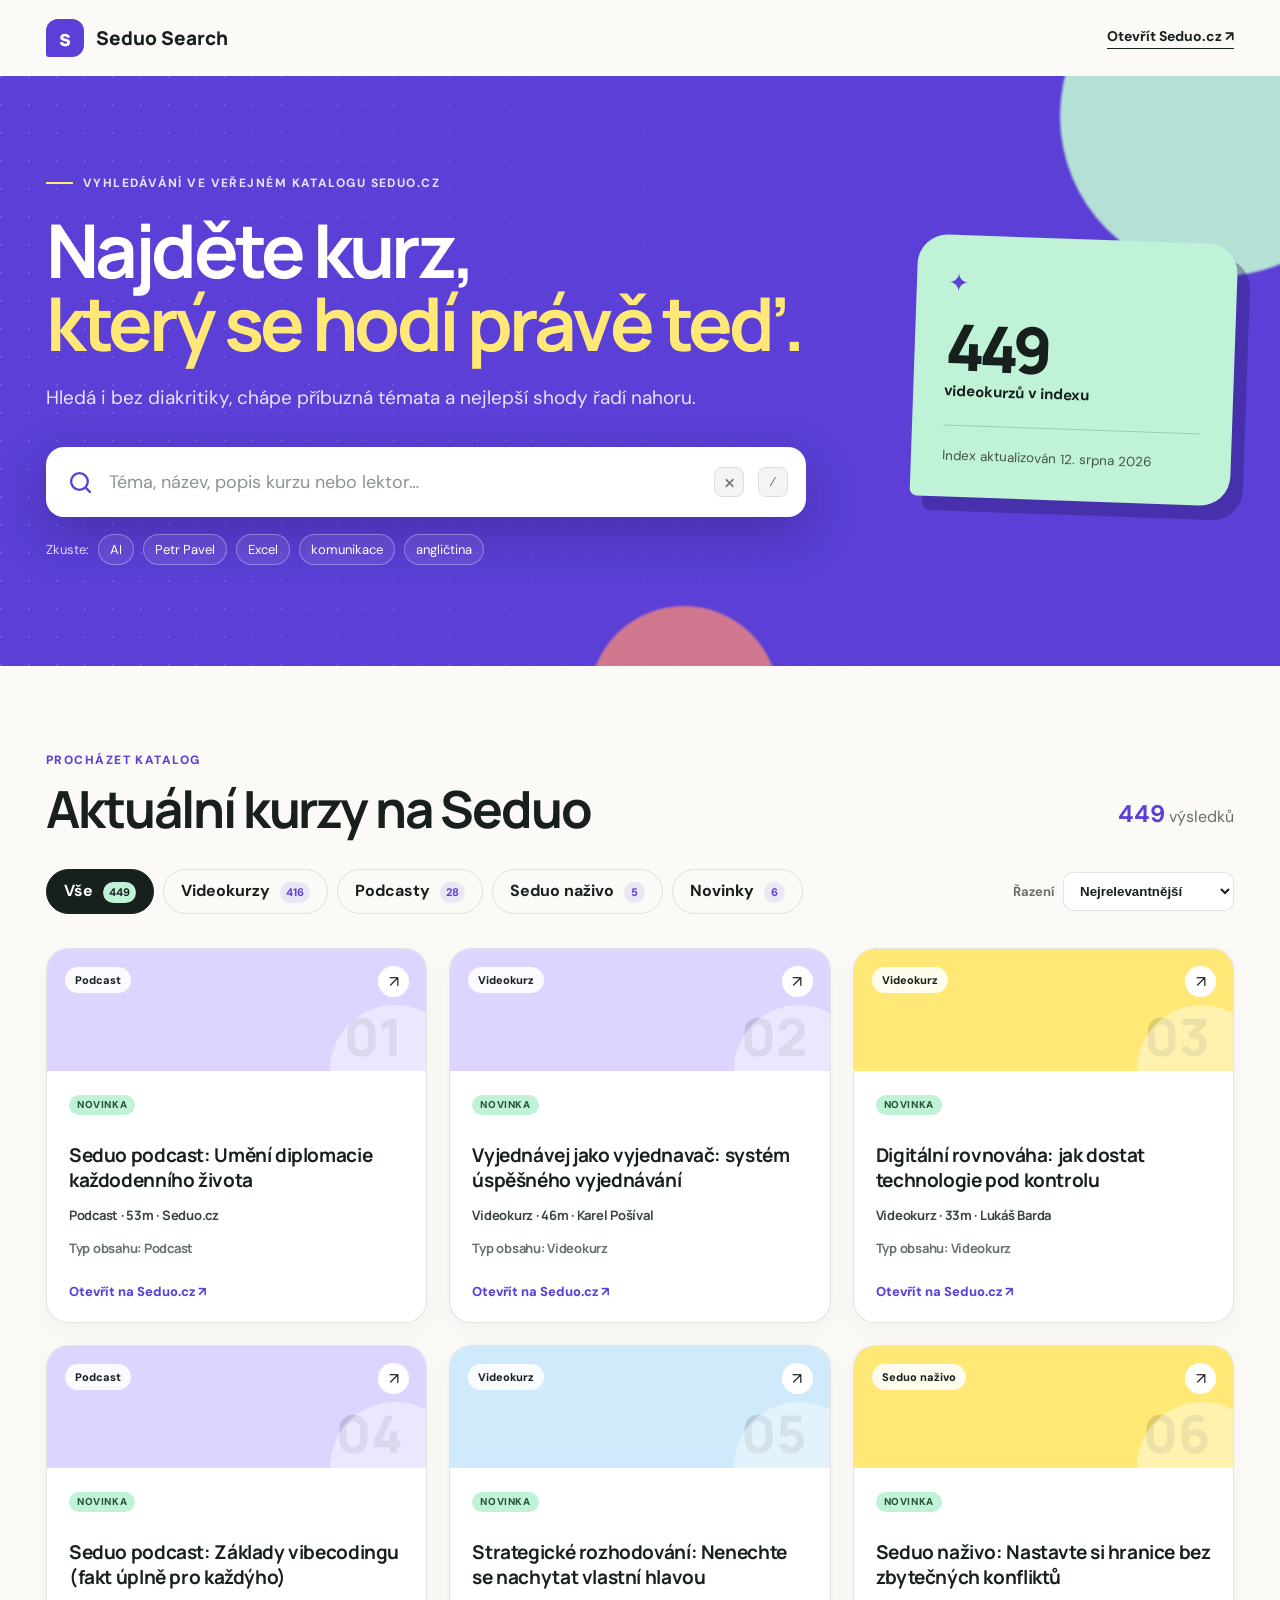
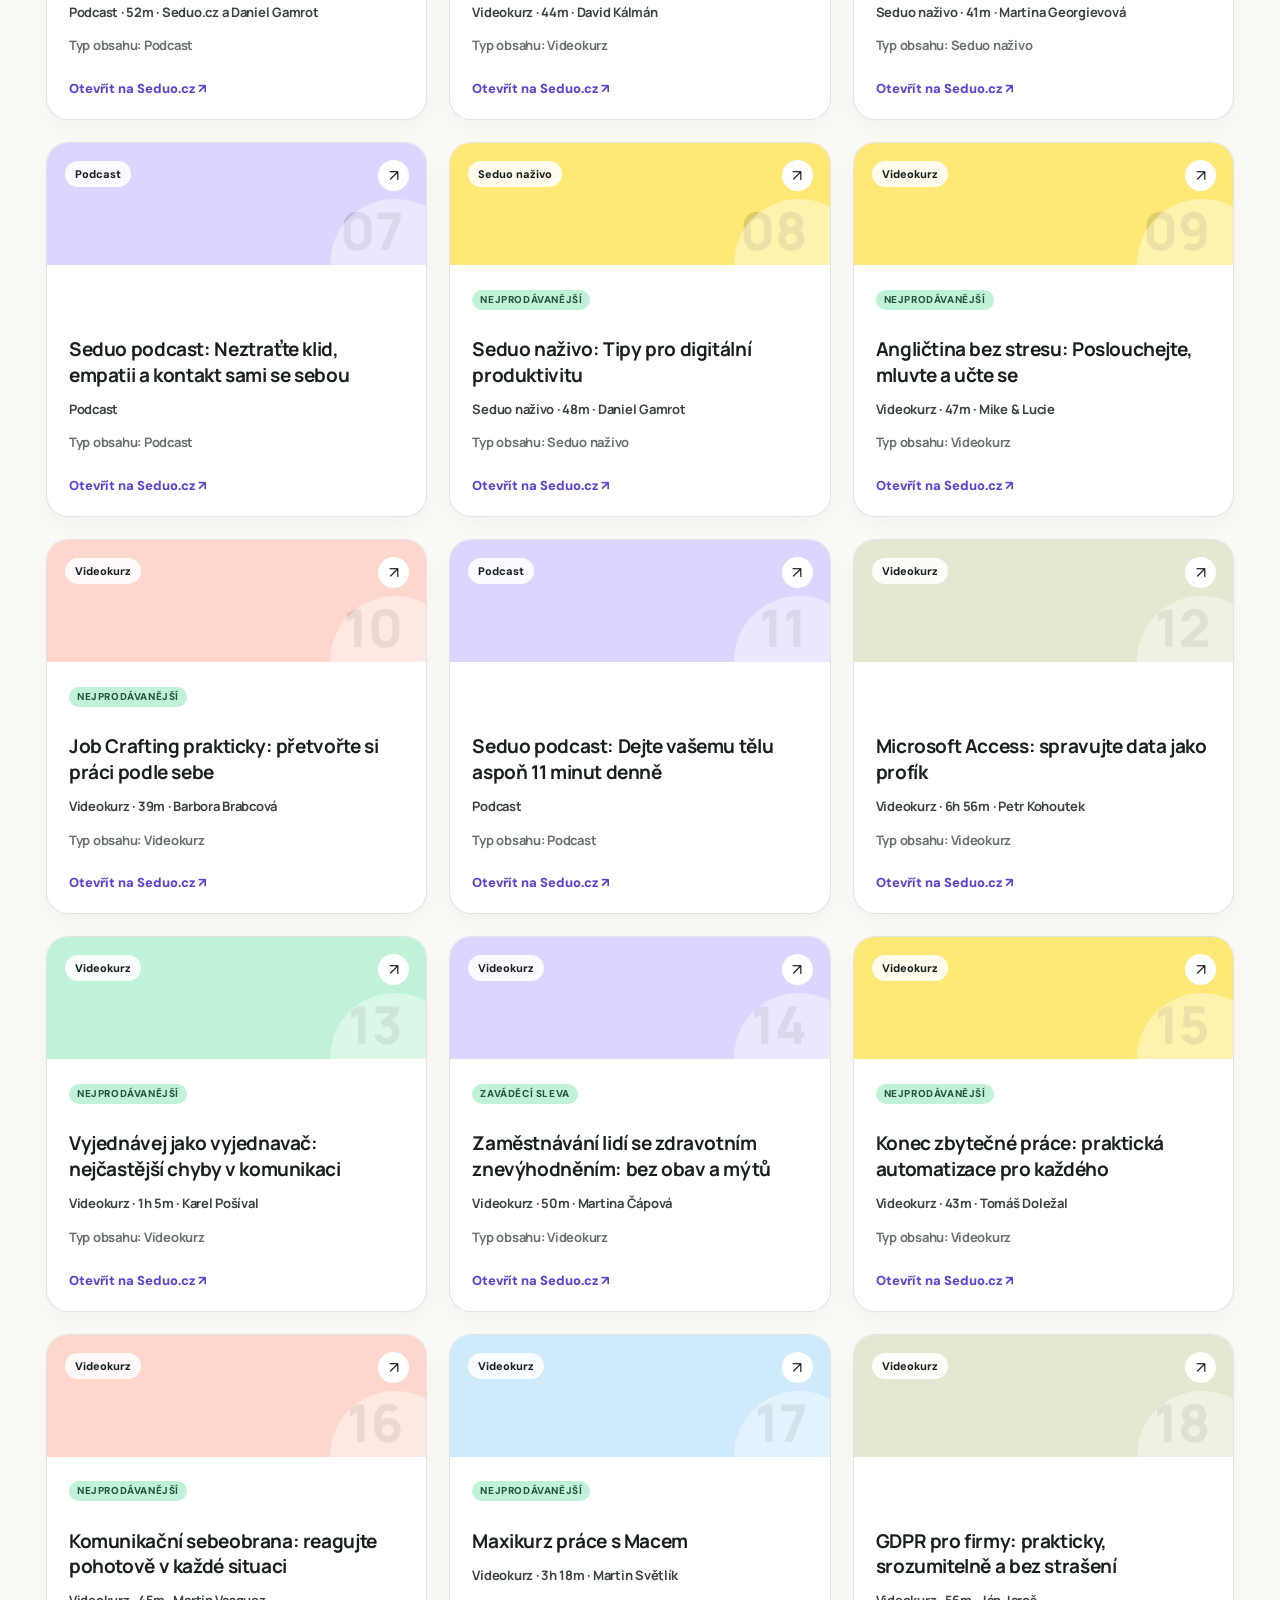
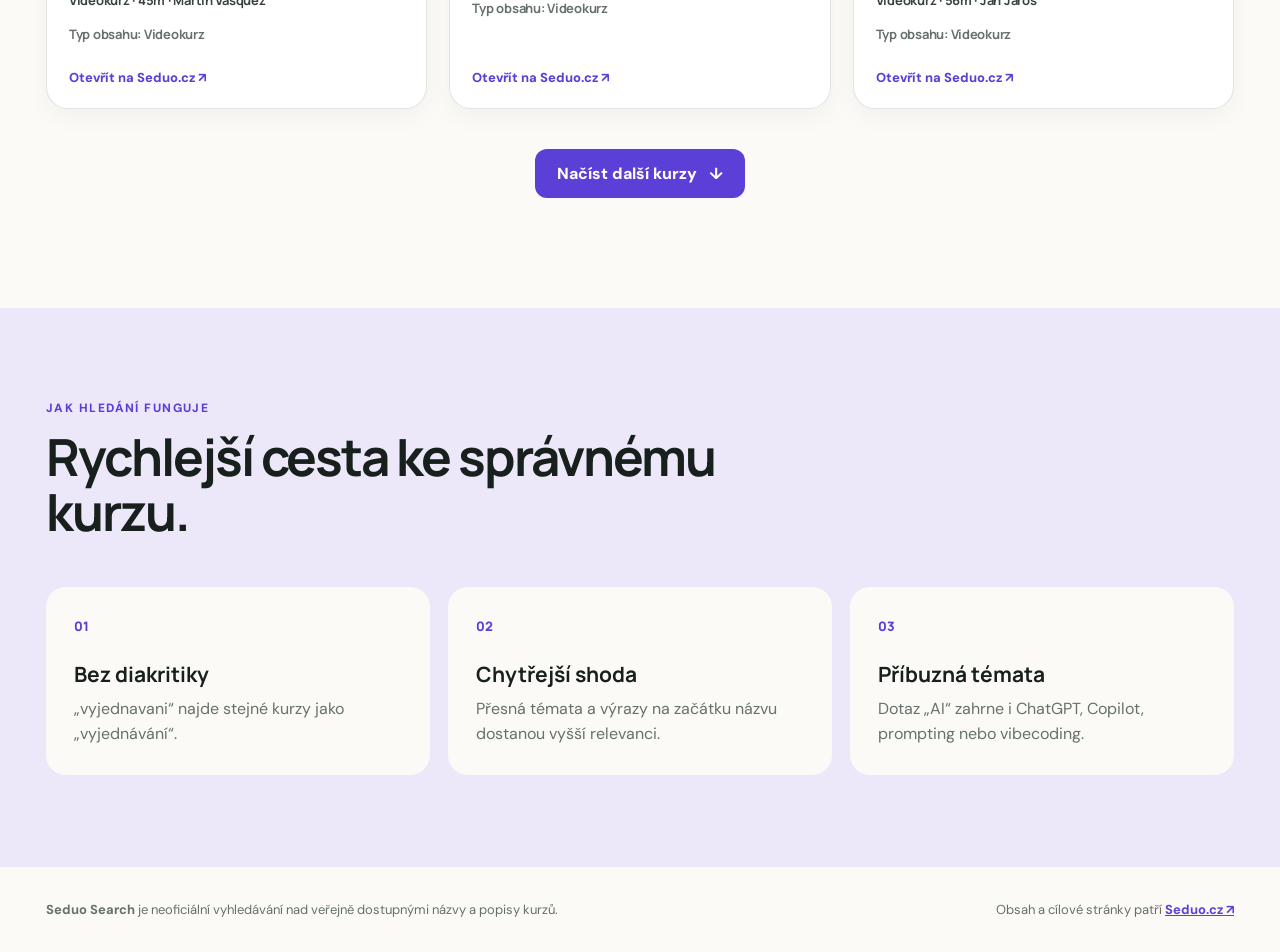
<file: search/index.html>
<!doctype html>
<html lang="cs">
<head>
  <meta charset="utf-8">
  <meta name="viewport" content="width=device-width,initial-scale=1">
  <title>Seduo Search | Najděte správný kurz</title>
  <meta name="description" content="Rychlé a relevantní vyhledávání ve veřejném katalogu videokurzů Seduo.cz.">
  <meta property="og:title" content="Seduo Search | Najděte správný kurz">
  <meta property="og:description" content="Hledejte bez diakritiky, podle témat a relevance ve veřejném katalogu Seduo.cz.">
  <meta property="og:image" content="https://jannehasil.github.io/education-radar-cz-sk/search/og.png">
  <link rel="stylesheet" href="styles.css">
  <script src="app.js?v=20260812-3" defer></script>
</head>
<body>
<main id="top">
  <header class="topbar">
    <a class="brand" href="#top"><span class="brandMark">s</span><span>Seduo Search</span></a>
    <a class="catalogLink" href="https://www.seduo.cz/kategorie/vsechny-kurzy/videokurzy" target="_blank" rel="noreferrer">Otevřít Seduo.cz <span>↗</span></a>
  </header>

  <section class="hero">
    <div class="orb orbOne"></div><div class="orb orbTwo"></div>
    <div class="heroCopy">
      <p class="eyebrow"><span></span> Vyhledávání ve veřejném katalogu Seduo.cz</p>
      <h1>Najděte kurz,<br><em>který se hodí právě teď.</em></h1>
      <p class="lede">Hledá i bez diakritiky, chápe příbuzná témata a nejlepší shody řadí nahoru.</p>
      <div class="searchShell">
        <svg aria-hidden="true" viewBox="0 0 24 24"><path d="m21 21-4.35-4.35m2.35-5.65a8 8 0 1 1-16 0 8 8 0 0 1 16 0Z"></path></svg>
        <input id="search" placeholder="Téma, název, popis kurzu nebo lektor…" aria-label="Hledat v názvech, popisech kurzů a lektorech" autocomplete="off">
        <button id="clear" class="clear" aria-label="Vymazat hledání" hidden>×</button><kbd id="shortcut">/</kbd>
      </div>
      <div class="quickRow"><span>Zkuste:</span><button>AI</button><button>Petr Pavel</button><button>Excel</button><button>komunikace</button><button>angličtina</button></div>
    </div>
    <aside class="heroCard"><span class="spark">✦</span><strong id="total">—</strong><p>videokurzů v indexu</p><div></div><small id="updated">Index se načítá…</small></aside>
  </section>

  <section class="results">
    <div class="resultsTop"><div><p class="kicker" id="mode">Procházet katalog</p><h2 id="heading">Aktuální kurzy na Seduo</h2></div><p class="resultCount"><strong id="count">0</strong> <span id="countLabel">výsledků</span></p></div>
    <div class="resultTools">
      <div class="filters" role="group" aria-label="Filtrovat výsledky">
        <button class="active" data-filter="Vše">Vše <span>0</span></button>
        <button data-filter="Videokurzy">Videokurzy <span>0</span></button>
        <button data-filter="Podcasty">Podcasty <span>0</span></button>
        <button data-filter="Naživo">Seduo naživo <span>0</span></button>
        <button data-filter="Novinky">Novinky <span>0</span></button>
      </div>
      <label class="sortLabel">Řazení
        <select id="sort"><option value="relevance">Nejrelevantnější</option><option value="newest">Nejnovější</option><option value="az">A–Z</option></select>
      </label>
    </div>
    <div id="empty" class="empty" hidden><span>?</span><h3>Tady jsme nic přesného nenašli.</h3><p>Zkuste kratší nebo obecnější výraz — třeba „AI“, „manažer“ nebo „komunikace“.</p><button id="reset">Zobrazit celý katalog</button></div>
    <div id="courseGrid" class="courseGrid"></div>
    <button id="loadMore" class="loadMore">Načíst další kurzy <span>↓</span></button>
  </section>

  <section class="how"><div><p class="kicker">Jak hledání funguje</p><h2>Rychlejší cesta ke správnému kurzu.</h2></div><div class="steps"><article><span>01</span><h3>Bez diakritiky</h3><p>„vyjednavani“ najde stejné kurzy jako „vyjednávání“.</p></article><article><span>02</span><h3>Chytřejší shoda</h3><p>Přesná témata a výrazy na začátku názvu dostanou vyšší relevanci.</p></article><article><span>03</span><h3>Příbuzná témata</h3><p>Dotaz „AI“ zahrne i ChatGPT, Copilot, prompting nebo vibecoding.</p></article></div></section>
  <footer><p><strong>Seduo Search</strong> je neoficiální vyhledávání nad veřejně dostupnými názvy a popisy kurzů.</p><p>Obsah a cílové stránky patří <a href="https://www.seduo.cz" target="_blank" rel="noreferrer">Seduo.cz ↗</a></p></footer>
</main>
</body>
</html>
</file>
<file: styles-v4.css>
:root {
  --ink: #2e383c;
  --muted: #697378;
  --purple: #321c3d;
  --purple-soft: #4b2d58;
  --mint: #3fb193;
  --mint-dark: #13866f;
  --yellow: #f3aa19;
  --paper: #f4f5f3;
  --line: #e1e5e3;
  --blue: #321c3d;
  --cyan: #3fb193;
}

* { box-sizing: border-box; }
html { scroll-behavior: smooth; }
body {
  margin: 0;
  background: var(--paper);
  color: var(--ink);
  font-family: Inter, ui-sans-serif, -apple-system, BlinkMacSystemFont, "Segoe UI", sans-serif;
  -webkit-font-smoothing: antialiased;
}
a { color: inherit; }

.topbar {
  height: 76px;
  padding: 0 clamp(24px, 6vw, 96px);
  display: flex;
  align-items: center;
  justify-content: space-between;
  background: var(--purple);
  color: #fff;
  border-bottom: 1px solid rgba(255,255,255,.12);
  position: relative;
  z-index: 10;
}
.brand { display: flex; align-items: center; gap: 12px; font-weight: 900; text-decoration: none; letter-spacing: -0.4px; }
.brandMark {
  width: 38px; height: 38px; display: grid; place-items: center;
  background: var(--yellow); color: var(--purple); border-radius: 7px;
  font-size: 15px; text-transform: uppercase;
}
.topbar nav { display: flex; gap: 30px; }
.topbar nav a { font-size: 14px; font-weight: 800; text-decoration: none; }
.topbar nav a { color: rgba(255,255,255,.8); }
.topbar nav a:hover { color: #fff; }

.hero {
  min-height: 620px;
  padding: 78px clamp(24px, 7vw, 118px) 88px;
  background:
    radial-gradient(circle at 88% 18%, rgba(243,170,25,.15), transparent 23%),
    radial-gradient(circle at 56% 112%, rgba(63,177,147,.22), transparent 36%),
    linear-gradient(132deg, var(--purple) 0%, #211729 100%);
  color: #fff;
  display: grid;
  grid-template-columns: minmax(0, 1.35fr) minmax(300px, .65fr);
  align-items: center;
  gap: clamp(40px, 7vw, 110px);
  overflow: hidden;
  position: relative;
}
.heroCopy, .heroCard { position: relative; z-index: 2; }
.heroGlow { position: absolute; border-radius: 999px; filter: blur(2px); opacity: .18; background: #fff; }
.glowOne { width: 420px; height: 420px; right: -150px; top: -180px; }
.glowTwo { width: 180px; height: 180px; left: 48%; bottom: -90px; }
.eyebrow, .kicker { text-transform: uppercase; letter-spacing: 1.8px; font-weight: 900; font-size: 12px; }
.eyebrow { display: flex; align-items: center; gap: 10px; margin: 0 0 26px; }
.eyebrow span { width: 28px; height: 4px; background: var(--mint); border-radius: 9px; }
.hero h1 { margin: 0; font-size: clamp(48px, 7vw, 92px); line-height: .98; letter-spacing: -5px; max-width: 900px; }
.hero h1 em { font-style: normal; color: var(--yellow); }
.lede { max-width: 680px; margin: 30px 0; font-size: clamp(18px, 2vw, 23px); line-height: 1.55; color: rgba(255,255,255,.9); }
.dateRow { display: flex; align-items: center; flex-wrap: wrap; gap: 16px; }
.dateBadge { background: var(--mint); color: #fff; padding: 12px 18px; border-radius: 50px; font-weight: 800; }
.updateText { font-size: 13px; color: rgba(255,255,255,.75); }
.heroCard {
  background: rgba(255,255,255,.96); color: var(--ink); padding: 34px;
  border-radius: 24px; box-shadow: 0 28px 70px rgba(12,8,15,.28);
}
.signalIcon { width: 56px; height: 56px; display: grid; place-items: center; border-radius: 50%; background: var(--yellow); color: var(--purple); font-size: 28px; font-weight: 900; }
.heroCard > p { margin: 28px 0 10px; color: var(--mint-dark); font-size: 12px; text-transform: uppercase; letter-spacing: 1.6px; font-weight: 900; }
.heroCard h2 { margin: 0; font-size: clamp(27px, 3vw, 40px); line-height: 1.08; letter-spacing: -1.8px; }
.miniLine { height: 1px; background: var(--line); margin: 28px 0 20px; }
.heroCard > span { color: var(--muted); font-size: 13px; font-weight: 700; }

.summary {
  max-width: 1180px; margin: -42px auto 0; background: #fff; border-radius: 24px;
  box-shadow: 0 18px 50px rgba(24,61,95,.1); display: grid; grid-template-columns: repeat(3,1fr);
  position: relative; z-index: 3; overflow: hidden;
}
.summary div { padding: 26px 36px; display: flex; gap: 15px; align-items: center; border-right: 1px solid var(--line); }
.summary div:last-child { border: 0; }
.summary strong { font-size: 30px; color: var(--blue); }
.summary span { color: var(--muted); font-size: 14px; font-weight: 800; }

.dailyStatus {
  max-width: 1180px; margin: 24px auto 0; padding: 22px 28px; background: #eaf7f3;
  border: 1px solid #cde9e1; border-radius: 18px; display: grid;
  grid-template-columns: 170px 1fr; gap: 24px; align-items: start;
}
.dailyStatus > span { color: var(--mint-dark); text-transform: uppercase; letter-spacing: 1px; font-size: 11px; font-weight: 900; }
.dailyStatus strong { color: var(--purple); font-size: 17px; }
.dailyStatus p { margin: 7px 0 0; color: var(--muted); font-size: 13px; line-height: 1.55; }

.segmentNav {
  max-width: 1180px; margin: 58px auto 0; padding: 0 30px;
  display: grid; grid-template-columns: repeat(4, minmax(0, 1fr)); gap: 14px;
}
.segmentNav a {
  min-height: 148px; padding: 24px; background: #fff; border: 1px solid var(--line);
  border-radius: 18px; text-decoration: none; display: flex; flex-direction: column;
  transition: transform .2s ease, border-color .2s ease, box-shadow .2s ease;
}
.segmentNav a:hover { transform: translateY(-3px); border-color: var(--mint); box-shadow: 0 12px 30px rgba(46,56,60,.08); }
.segmentNav small { color: var(--mint-dark); font-weight: 900; letter-spacing: 1px; }
.segmentNav strong { margin-top: 14px; font-size: 20px; }
.segmentNav span { margin-top: 6px; color: var(--muted); font-size: 12px; line-height: 1.45; }

.report, .watchlist { max-width: 1280px; margin: 0 auto; padding: 110px 50px 40px; }
.marketSection { scroll-margin-top: 24px; }
.sectionHead { display: grid; grid-template-columns: 1.2fr .8fr; gap: 50px; align-items: end; margin-bottom: 42px; }
.kicker { color: var(--mint-dark); margin: 0 0 12px; }
.sectionHead h2 { margin: 0; font-size: clamp(34px, 5vw, 60px); letter-spacing: -3px; line-height: 1; }
.sectionHead > p { margin: 0; color: var(--muted); line-height: 1.65; max-width: 480px; }
.signalGrid { display: grid; grid-template-columns: repeat(2, minmax(0,1fr)); gap: 22px; }
.globalSection .signalGrid { grid-template-columns: repeat(3, minmax(0,1fr)); }
.globalSection .signalCard { min-height: 540px; }
.signalCard {
  background: #fff; padding: 32px; border-radius: 22px; border-top: 8px solid var(--accent);
  box-shadow: 0 12px 35px rgba(34,69,103,.07); display: flex; flex-direction: column; min-height: 500px;
  transition: transform .2s ease, box-shadow .2s ease;
}
.signalCard:hover { transform: translateY(-4px); box-shadow: 0 18px 42px rgba(34,69,103,.12); }
.signalCard.blue { --accent:#604071; --soft:#f4eff6; }
.signalCard.mint { --accent:#3fb193; --soft:#eaf7f3; }
.signalCard.yellow { --accent:#f3aa19; --soft:#fff7e4; }
.signalCard.coral { --accent:#ff745f; --soft:#fff0ed; }
.signalCard.purple { --accent:#7b568b; --soft:#f4eff6; }
.signalCard.green { --accent:#62b95a; --soft:#eff9ed; }
.cardTop { display: flex; justify-content: space-between; align-items: center; margin-bottom: 30px; }
.number { font-weight: 900; font-size: 14px; color: var(--accent); }
.tag { background: var(--soft); color: var(--ink); border-radius: 999px; padding: 8px 13px; font-size: 11px; font-weight: 900; text-transform: uppercase; letter-spacing: .7px; }
.signalCard h3 { font-size: clamp(25px, 3vw, 36px); line-height: 1.12; letter-spacing: -1.4px; margin: 0 0 18px; }
.articleDate { display: block; margin: -15px 0 14px; color: var(--muted); font-size: 11px; font-weight: 900; letter-spacing: .4px; }
.signalCard > p { color: var(--muted); line-height: 1.65; margin: 0 0 26px; }
.impact { background: var(--soft); padding: 20px; border-radius: 14px; margin-top: auto; }
.impact span { color: var(--accent); text-transform: uppercase; font-size: 10px; letter-spacing: 1px; font-weight: 900; }
.impact p { margin: 8px 0 0; font-size: 14px; line-height: 1.55; font-weight: 700; }
.signalCard > a { margin-top: 22px; text-decoration: none; color: var(--mint-dark); font-size: 13px; font-weight: 900; }
.signalCard > a:hover { text-decoration: underline; }

.europeSection { margin-top: 68px; padding-top: 76px; border-top: 1px solid var(--line); }
.europeRadar {
  margin-top: 24px; padding: 22px; background: #eee9f0; border-radius: 18px;
  display: flex; align-items: center; flex-wrap: wrap; gap: 10px;
}
.europeRadar strong { margin-right: 8px; color: var(--purple); font-size: 13px; }
.europeRadar span { padding: 8px 12px; background: #fff; border-radius: 50px; font-size: 11px; font-weight: 800; }

.takeaway {
  max-width: 1180px; margin: 90px auto 20px; padding: 58px; background: var(--purple); color: #fff;
  border-radius: 28px; display: grid; grid-template-columns: .35fr 1.65fr; gap: 50px;
  box-shadow: 18px 18px 0 var(--yellow);
}
.takeawayLabel { color: #78d6bd; text-transform: uppercase; letter-spacing: 1.5px; font-size: 11px; font-weight: 900; }
.takeaway h2 { margin: 0 0 18px; color: var(--yellow); font-size: clamp(34px, 5vw, 58px); line-height: 1; letter-spacing: -2.5px; }
.takeaway p { margin: 0; color: #d8e2ee; line-height: 1.7; font-size: 18px; }

.region {
  max-width: 1280px; margin: 120px auto 10px; padding: 64px;
  background: #fff; border-radius: 26px;
  display: grid; grid-template-columns: .8fr 1.2fr; gap: 64px;
  box-shadow: 0 18px 55px rgba(34,69,103,.08);
}
.regionIntro h2 { margin: 0; font-size: clamp(44px, 6vw, 72px); line-height: .98; letter-spacing: -4px; }
.regionIntro > p:not(.kicker) { color: var(--muted); line-height: 1.7; margin: 26px 0 34px; }
.regionRadar { background: #eaf7f3; border-radius: 16px; padding: 20px; display: flex; flex-direction: column; gap: 5px; }
.regionRadar span { color: var(--mint-dark); text-transform: uppercase; letter-spacing: 1px; font-size: 10px; font-weight: 900; }
.regionRadar strong { font-size: 20px; }
.regionalLead { margin-top: 18px; padding: 22px; border: 1px solid #d8ece6; border-radius: 16px; background: #f7fcfa; }
.regionalLead > span { color: var(--mint-dark); text-transform: uppercase; letter-spacing: 1px; font-size: 10px; font-weight: 900; }
.regionalLead .articleDate { margin: 6px 0 0; }
.regionalLead h3 { margin: 10px 0; font-size: 21px; line-height: 1.2; letter-spacing: -.5px; }
.regionalLead p { margin: 0 0 12px; color: var(--muted); font-size: 13px; line-height: 1.55; }
.regionalLead a { color: var(--mint-dark); font-size: 12px; font-weight: 900; text-decoration: none; }
.marketFacts { margin-top: 18px; padding: 18px 20px; background: #f4f5f3; border-radius: 16px; }
.marketFacts p { margin: 0 0 8px; color: var(--muted); font-size: 12px; line-height: 1.5; }
.marketFacts p:last-child { margin-bottom: 0; }
.marketFacts strong { color: var(--ink); }
.regionList { border-top: 1px solid var(--line); }
.regionList article { padding: 24px 0; border-bottom: 1px solid var(--line); }
.regionMeta { display: flex; align-items: center; gap: 12px; margin-bottom: 10px; }
.regionMeta span { background: var(--purple); color: #fff; border-radius: 7px; padding: 5px 8px; font-size: 10px; font-weight: 900; }
.regionMeta time { color: #8ca0b4; font-size: 11px; font-weight: 800; }
.regionList h3 { margin: 0 0 9px; font-size: 22px; line-height: 1.25; letter-spacing: -.6px; }
.regionList p { margin: 0 0 12px; color: var(--muted); line-height: 1.55; font-size: 14px; }
.regionList a { color: var(--mint-dark); font-size: 12px; font-weight: 900; text-decoration: none; }
.regionList a:hover { text-decoration: underline; }

.businessWindow { max-width: 1280px; margin: 120px auto 20px; padding: 64px; background: var(--purple); color: #fff; border-radius: 28px; scroll-margin-top: 24px; }
.businessHead { display: grid; grid-template-columns: 1.15fr .85fr; gap: 48px; align-items: end; margin-bottom: 38px; }
.businessHead .kicker { color: #78d6bd; }
.businessHead h2 { margin: 0; color: var(--yellow); font-size: clamp(42px, 6vw, 72px); line-height: .98; letter-spacing: -3.5px; }
.businessHead > p { margin: 0; color: rgba(255,255,255,.72); line-height: 1.65; font-size: 14px; }
.businessGrid { display: grid; grid-template-columns: repeat(4,minmax(0,1fr)); gap: 16px; }
.stockCard { min-height: 390px; padding: 25px; background: #fff; color: var(--ink); border-radius: 20px; display: flex; flex-direction: column; border-top: 7px solid var(--card-accent); }
.stockCard.cour { --card-accent:#ff745f; }
.stockCard.duol { --card-accent:#62b95a; }
.stockCard.dtol { --card-accent:#3fb193; }
.stockTop { display: flex; justify-content: space-between; gap: 12px; align-items: flex-start; }
.stockTop > div { display: flex; align-items: center; gap: 8px; }
.stockTop span { color: var(--muted); font-size: 9px; font-weight: 900; letter-spacing: 1px; }
.stockTop strong { color: var(--purple); font-size: 15px; }
.stockTop time { color: var(--muted); font-size: 10px; font-weight: 800; }
.stockPrice { margin: 28px 0 22px; display: flex; align-items: baseline; gap: 8px; }
.stockPrice strong { color: var(--purple); font-size: 44px; line-height: 1; letter-spacing: -2px; }
.stockPrice span { color: var(--muted); font-size: 11px; font-weight: 900; }
.stockPrice em { margin-left: auto; padding: 6px 8px; border-radius: 999px; font-size: 10px; font-style: normal; font-weight: 900; }
.stockDown { background: #fff0ed; color: #c54d3b; }
.stockUp { background: #eaf8f0; color: #18794e; }
.stockCard h3 { margin: 0 0 12px; font-size: 22px; letter-spacing: -.7px; }
.stockCard > p { margin: 0; color: var(--muted); font-size: 13px; line-height: 1.55; }
.stockCard > p b { color: var(--ink); }
.businessComment { margin-top: auto; padding-top: 18px; color: var(--ink); font-size: 12px; line-height: 1.55; font-weight: 700; }
.sourceRow { display: flex; gap: 14px; margin-top: 16px; }
.sourceRow a { color: var(--mint-dark); font-size: 11px; font-weight: 900; text-decoration: none; }
.privateCard { --card-accent:var(--yellow); background: #fff7e4; }
.privateIcon { width: 48px; height: 48px; margin-bottom: 34px; display: grid; place-items: center; border-radius: 50%; background: var(--yellow); color: var(--purple); font-size: 20px; font-weight: 900; }
.businessDisclaimer { margin: 22px 0 0; color: rgba(255,255,255,.55); font-size: 10px; line-height: 1.5; }

.watchlist { padding-bottom: 110px; }
.splitWatchlists { display: grid; gap: 22px; }
.watchGroup { padding: 26px; background: #fff; border: 1px solid var(--line); border-radius: 22px; }
.watchGroup > p { margin: 0 0 18px; display: flex; align-items: center; gap: 12px; font-size: 20px; font-weight: 900; }
.watchGroup > p small { color: var(--mint-dark); font-size: 11px; letter-spacing: 1px; }
.watchGroup > p b { margin-left: auto; padding: 7px 10px; background: #eee9f0; border-radius: 50px; color: var(--purple); font-size: 10px; text-transform: uppercase; letter-spacing: .6px; }
.watchGroup .brandCloud { grid-template-columns: repeat(4,minmax(0,1fr)); }
.brandCloud { display: grid; grid-template-columns: repeat(4,minmax(0,1fr)); gap: 12px; }
.brandCloud span { background: #fff; border: 1px solid var(--line); border-radius: 15px; padding: 17px; font-size: 14px; font-weight: 900; display: flex; align-items: center; gap: 12px; }
.brandCloud small { color: #8ca0b4; font-size: 10px; }
.brandCloud span:hover { border-color: var(--mint); color: var(--purple); }
.regionalCloud { margin-top: 22px; padding: 22px; background: #eee9f0; border-radius: 20px; display: flex; align-items: center; flex-wrap: wrap; gap: 10px; }
.regionalCloud strong { color: var(--purple); margin-right: 6px; font-size: 13px; }
.regionalCloud span { background: #fff; border-radius: 999px; padding: 8px 12px; font-size: 11px; font-weight: 800; }
.detailedCloud { grid-template-columns: repeat(5,minmax(0,1fr)) !important; }
.detailedCloud span { min-height: 72px; align-items: flex-start; flex-direction: column; gap: 5px; }
.detailedCloud span strong { font-size: 13px; }
.detailedCloud span small { color: var(--muted); font-size: 10px; font-weight: 600; line-height: 1.35; }

.mediaMentions {
  max-width: 1180px; margin: 110px auto 20px; padding: 48px;
  background: #fff; border-radius: 26px; border: 1px solid var(--line);
  display: grid; grid-template-columns: .85fr 1.15fr; gap: 52px; align-items: center;
}
.mediaMentions h2 { margin: 0; font-size: clamp(34px, 4.5vw, 56px); line-height: 1.02; letter-spacing: -2.6px; }
.mediaDate { margin: 18px 0 0; color: var(--muted); font-size: 12px; }
.emptyMedia { padding: 28px; background: #f4f5f3; border-radius: 18px; display: flex; gap: 24px; align-items: flex-start; }
.emptyMedia > strong { width: 58px; height: 58px; flex: 0 0 auto; display: grid; place-items: center; background: var(--purple); color: #fff; border-radius: 50%; font-size: 24px; }
.emptyMedia h3 { margin: 3px 0 10px; font-size: 21px; }
.emptyMedia p { margin: 0; color: var(--muted); font-size: 13px; line-height: 1.6; }

footer { padding: 36px clamp(24px, 6vw, 96px); background: var(--purple); color: #fff; border-top: 1px solid rgba(255,255,255,.12); display: flex; justify-content: space-between; align-items: center; gap: 30px; }
.footerBrand { flex: 0 0 auto; }
footer p { color: rgba(255,255,255,.65); font-size: 13px; text-align: center; }
footer > a { color: var(--yellow); font-weight: 900; text-decoration: none; }

@media (max-width: 900px) {
  .hero { grid-template-columns: 1fr; padding-top: 60px; }
  .heroCard { max-width: 520px; }
  .summary { margin-left: 20px; margin-right: 20px; }
  .dailyStatus { margin-left: 30px; margin-right: 30px; }
  .sectionHead { grid-template-columns: 1fr; gap: 20px; }
  .segmentNav { grid-template-columns: 1fr; }
  .globalSection .signalGrid { grid-template-columns: 1fr 1fr; }
  .businessWindow { margin-left: 30px; margin-right: 30px; }
  .businessHead { grid-template-columns: 1fr; gap: 20px; }
  .businessGrid { grid-template-columns: 1fr 1fr; }
  .brandCloud { grid-template-columns: repeat(2,minmax(0,1fr)); }
  .watchGroup .brandCloud, .detailedCloud { grid-template-columns: repeat(2,minmax(0,1fr)) !important; }
  .takeaway { margin-left: 30px; margin-right: 30px; grid-template-columns: 1fr; gap: 20px; }
  .mediaMentions { margin-left: 30px; margin-right: 30px; grid-template-columns: 1fr; gap: 28px; }
  .region { margin-left: 30px; margin-right: 30px; grid-template-columns: 1fr; gap: 36px; }
}
@media (max-width: 680px) {
  .topbar { height: 68px; padding: 0 20px; }
  .topbar nav { gap: 16px; }
  .topbar nav a:nth-child(-n+2) { display: none; }
  .topbar nav a { font-size: 12px; }
  .hero { min-height: auto; padding: 56px 24px 76px; }
  .hero h1 { letter-spacing: -3px; }
  .heroCard { padding: 27px; }
  .summary { grid-template-columns: 1fr; margin-top: -30px; }
  .summary div { border-right: 0; border-bottom: 1px solid var(--line); padding: 18px 26px; }
  .dailyStatus { margin: 22px 20px 0; grid-template-columns: 1fr; gap: 8px; }
  .segmentNav { margin-top: 42px; padding: 0 20px; }
  .report, .watchlist { padding: 80px 20px 30px; }
  .signalGrid, .globalSection .signalGrid { grid-template-columns: 1fr; }
  .signalCard { min-height: 0; padding: 26px; }
  .takeaway { margin: 70px 20px 0; padding: 34px 28px; box-shadow: 9px 9px 0 var(--yellow); }
  .mediaMentions { margin: 80px 20px 0; padding: 30px 24px; }
  .emptyMedia { flex-direction: column; }
  .region { margin: 90px 20px 0; padding: 34px 26px; }
  .businessWindow { margin: 90px 20px 0; padding: 34px 24px; }
  .businessGrid { grid-template-columns: 1fr; }
  .stockCard { min-height: 340px; }
  .regionIntro h2 { letter-spacing: -2.5px; }
  .brandCloud { grid-template-columns: 1fr; }
  .watchGroup { padding: 20px; }
  .watchGroup .brandCloud, .detailedCloud { grid-template-columns: 1fr !important; }
  footer { flex-direction: column; text-align: center; }
}

@media (prefers-reduced-motion: reduce) {
  html { scroll-behavior: auto; }
  .signalCard { transition: none; }
}
</file>
<file: search/styles.css>
@import url('https://fonts.googleapis.com/css2?family=DM+Sans:wght@400;500;600;700&family=Manrope:wght@500;600;700;800&display=swap');

:root {
  --ink: #17201c;
  --muted: #66716b;
  --paper: #fbfaf7;
  --purple: #5b3fd6;
  --purple-dark: #33227f;
  --mint: #bff2d7;
  --yellow: #ffe875;
  --coral: #ff8f76;
  --line: rgba(23, 32, 28, .12);
}

* { box-sizing: border-box; }
html { scroll-behavior: smooth; }
body { margin: 0; color: var(--ink); background: var(--paper); font-family: "DM Sans", sans-serif; }
button, input { font: inherit; }
button, a { -webkit-tap-highlight-color: transparent; }
a { color: inherit; }

main { min-height: 100vh; overflow: hidden; }
.topbar { height: 76px; max-width: 1240px; margin: 0 auto; padding: 0 26px; display: flex; align-items: center; justify-content: space-between; }
.brand { display: inline-flex; align-items: center; gap: 12px; text-decoration: none; font-family: "Manrope", sans-serif; font-weight: 800; font-size: 19px; }
.brandMark { display: grid; place-items: center; width: 38px; height: 38px; color: white; background: var(--purple); border-radius: 12px 12px 12px 3px; font-size: 22px; font-weight: 800; }
.catalogLink { font-size: 14px; font-weight: 700; text-decoration: none; border-bottom: 1px solid var(--ink); padding-bottom: 3px; }

.hero { position: relative; min-height: 590px; padding: 88px max(26px, calc((100vw - 1188px)/2)) 90px; display: grid; grid-template-columns: minmax(0, 1fr) 320px; gap: 92px; align-items: center; background: var(--purple); color: white; overflow: hidden; }
.hero:before { content: ""; position: absolute; inset: 0; opacity: .14; background-image: radial-gradient(circle at 1px 1px, white 1px, transparent 0); background-size: 28px 28px; mask-image: linear-gradient(to right, black, transparent 75%); }
.orb { position: absolute; border-radius: 50%; filter: blur(1px); pointer-events: none; }
.orbOne { width: 320px; height: 320px; right: -100px; top: -120px; background: var(--mint); opacity: .9; }
.orbTwo { width: 190px; height: 190px; left: 46%; bottom: -130px; background: var(--coral); opacity: .72; }
.heroCopy, .heroCard { position: relative; z-index: 1; }
.eyebrow, .kicker { margin: 0 0 22px; text-transform: uppercase; letter-spacing: .12em; font-size: 12px; font-weight: 800; }
.eyebrow { display: flex; align-items: center; gap: 10px; color: #e7e0ff; }
.eyebrow span { width: 27px; height: 2px; background: var(--yellow); }
h1, h2, h3, p { margin-top: 0; }
h1, h2, h3 { font-family: "Manrope", sans-serif; }
h1 { margin-bottom: 24px; max-width: 830px; font-size: clamp(45px, 5.8vw, 78px); line-height: .99; letter-spacing: -.052em; }
h1 em { color: var(--yellow); font-style: normal; }
.lede { max-width: 690px; margin-bottom: 34px; font-size: 19px; line-height: 1.58; color: #e8e3ff; }

.searchShell { height: 70px; max-width: 760px; display: flex; align-items: center; gap: 14px; padding: 0 18px 0 22px; background: white; color: var(--ink); border-radius: 18px; box-shadow: 0 18px 50px rgba(20, 10, 65, .28); }
.searchShell:focus-within { outline: 4px solid rgba(255, 232, 117, .6); }
.searchShell svg { width: 25px; height: 25px; flex: 0 0 auto; fill: none; stroke: var(--purple); stroke-width: 2.2; stroke-linecap: round; }
.searchShell input { min-width: 0; flex: 1; border: 0; outline: 0; color: var(--ink); font-size: 18px; background: transparent; }
.searchShell input::placeholder { color: #8c948f; }
kbd, .clear { min-width: 30px; height: 30px; border: 1px solid #dce0dd; border-radius: 8px; display: grid; place-items: center; background: #f4f5f3; color: #6f7772; }
.clear { cursor: pointer; font-size: 24px; line-height: 1; }
.quickRow { min-height: 30px; margin-top: 17px; display: flex; gap: 9px; align-items: center; flex-wrap: wrap; color: #dcd5ff; font-size: 13px; }
.quickRow button { border: 1px solid rgba(255,255,255,.3); border-radius: 99px; color: white; background: rgba(255,255,255,.08); padding: 6px 11px; cursor: pointer; transition: .2s ease; }
.quickRow button:hover { color: var(--purple-dark); background: var(--yellow); border-color: var(--yellow); transform: translateY(-1px); }

.heroCard { padding: 31px; color: var(--ink); background: var(--mint); border-radius: 30px 30px 30px 7px; box-shadow: 13px 14px 0 rgba(31, 18, 93, .34); transform: rotate(2deg); }
.heroCard .spark { display: block; color: var(--purple); font-size: 25px; }
.heroCard strong { display: block; margin: 16px 0 2px; font: 800 64px/1 "Manrope", sans-serif; letter-spacing: -.06em; }
.heroCard p { margin-bottom: 24px; font-size: 15px; font-weight: 700; }
.heroCard div { height: 1px; margin-bottom: 18px; background: rgba(23,32,28,.18); }
.heroCard small { line-height: 1.5; color: #45534b; }

.results { max-width: 1240px; margin: 0 auto; padding: 86px 26px 110px; }
.resultsTop { display: flex; justify-content: space-between; align-items: end; gap: 28px; }
.kicker { margin-bottom: 13px; color: var(--purple); }
.results h2, .how h2 { margin-bottom: 0; font-size: clamp(32px, 4vw, 52px); line-height: 1.08; letter-spacing: -.04em; }
.resultCount { flex: 0 0 auto; margin-bottom: 7px; color: var(--muted); }
.resultCount strong { color: var(--purple); font-size: 24px; }
.resultTools { margin: 33px 0 34px; display: flex; justify-content: space-between; gap: 24px; align-items: center; }
.filters { display: flex; flex-wrap: wrap; gap: 9px; }
.filters button { padding: 10px 17px; border: 1px solid var(--line); border-radius: 99px; background: transparent; color: var(--ink); font-weight: 700; cursor: pointer; }
.filters button.active { background: var(--ink); color: white; border-color: var(--ink); }
.filters button span { display: inline-grid; place-items: center; min-width: 21px; height: 21px; margin-left: 6px; padding: 0 6px; border-radius: 99px; background: rgba(91,63,214,.1); color: var(--purple); font-size: 11px; }
.filters button.active span { color: var(--ink); background: var(--mint); }
.sortLabel { display: flex; flex: 0 0 auto; align-items: center; gap: 9px; color: var(--muted); font-size: 13px; font-weight: 700; }
.sortLabel select { padding: 10px 34px 10px 12px; border: 1px solid var(--line); border-radius: 10px; color: var(--ink); background: white; font-weight: 700; }

.courseGrid { display: grid; grid-template-columns: repeat(3, minmax(0, 1fr)); gap: 22px; }
.courseCard { display: flex; flex-direction: column; min-width: 0; min-height: 285px; overflow: hidden; border: 1px solid var(--line); border-radius: 22px; background: white; text-decoration: none; box-shadow: 0 8px 25px rgba(25, 29, 27, .04); transition: transform .2s ease, box-shadow .2s ease; }
.courseCard:hover { transform: translateY(-5px); box-shadow: 0 18px 40px rgba(36, 23, 92, .12); }
.courseVisual { position: relative; height: 122px; padding: 18px; overflow: hidden; }
.courseVisual:after { content: ""; position: absolute; width: 130px; height: 130px; right: -34px; bottom: -64px; border-radius: 50%; background: rgba(255,255,255,.42); }
.courseVisual span { display: inline-block; padding: 6px 10px; border-radius: 99px; background: rgba(255,255,255,.8); font-size: 11px; font-weight: 800; }
.courseVisual b { position: absolute; right: 23px; bottom: 8px; font: 800 52px/1 "Manrope", sans-serif; color: rgba(23,32,28,.14); }
.courseVisual i { position: absolute; right: 17px; top: 17px; display: grid; place-items: center; width: 31px; height: 31px; border-radius: 50%; background: white; font-style: normal; }
.visual1 { background: var(--mint); }.visual2 { background: #ddd4ff; }.visual3 { background: var(--yellow); }.visual4 { background: #ffd6cb; }.visual5 { background: #cfeafb; }.visual6 { background: #e5e7d0; }
.courseBody { padding: 22px; display: flex; flex: 1; flex-direction: column; justify-content: space-between; gap: 25px; }
.courseBody p { margin: 0; font: 700 19px/1.34 "Manrope", sans-serif; letter-spacing: -.02em; }
.courseBody span { color: var(--purple); font-size: 13px; font-weight: 800; }
.courseVisual .typePill { background: rgba(255,255,255,.88); }
.cardMeta { min-height: 25px; display: flex; align-items: center; gap: 7px; flex-wrap: wrap; }
.courseBody .relevancePill, .courseBody .flagPill { display: inline-flex; width: fit-content; padding: 5px 8px; border-radius: 99px; font-size: 10px; line-height: 1; text-transform: uppercase; letter-spacing: .06em; }
.courseBody .relevancePill { color: #2b187f; background: #e8e2ff; }
.courseBody .flagPill { color: #26533b; background: var(--mint); }
.courseBody .courseName { margin: 0; font: 700 19px/1.34 "Manrope", sans-serif; letter-spacing: -.02em; }
.courseBody .courseFacts { margin: -12px 0 0; color: #38433d; font-size: 13px; font-weight: 700; }
.courseBody .matchReason { margin: -10px 0 0; color: var(--muted); font-size: 13px; line-height: 1.45; }
.courseBody .courseLink { margin-top: auto; }
.courseGrid.isSearch { grid-template-columns: 1fr; gap: 12px; }
.courseGrid.isSearch .resultCard { min-height: 0; display: grid; grid-template-columns: 180px 1fr; }
.courseGrid.isSearch .courseVisual { height: 100%; min-height: 168px; }
.courseGrid.isSearch .courseBody { min-height: 168px; padding: 22px 25px; display: grid; grid-template-columns: 1fr auto; grid-template-areas: "meta link" "name link" "facts link" "reason link"; align-content: center; column-gap: 28px; row-gap: 7px; }
.courseGrid.isSearch .cardMeta { grid-area: meta; }
.courseGrid.isSearch .courseName { grid-area: name; font-size: 21px; }
.courseGrid.isSearch .courseFacts { grid-area: facts; margin: 0; }
.courseGrid.isSearch .matchReason { grid-area: reason; margin: 0; }
.courseGrid.isSearch .courseLink { grid-area: link; align-self: center; white-space: nowrap; }
.loadMore, .empty button { display: block; margin: 40px auto 0; padding: 14px 22px; border: 0; border-radius: 12px; background: var(--purple); color: white; font-weight: 800; cursor: pointer; }
.loadMore span { margin-left: 8px; }
.empty { padding: 70px 25px; text-align: center; border: 1px dashed #c9cec9; border-radius: 24px; background: white; }
.empty > span { display: grid; place-items: center; width: 54px; height: 54px; margin: 0 auto 19px; border-radius: 50%; color: white; background: var(--purple); font: 800 24px "Manrope", sans-serif; }
.empty h3 { margin-bottom: 9px; font-size: 25px; }.empty p { color: var(--muted); }

.how { padding: 92px max(26px, calc((100vw - 1188px)/2)); background: #ece8fa; }
.how > div:first-child { max-width: 680px; }
.steps { margin-top: 48px; display: grid; grid-template-columns: repeat(3, 1fr); gap: 18px; }
.steps article { padding: 28px; background: var(--paper); border-radius: 20px; }
.steps article > span { color: var(--purple); font: 800 13px "Manrope", sans-serif; }
.steps h3 { margin: 24px 0 9px; font-size: 21px; }.steps p { margin: 0; color: var(--muted); line-height: 1.55; }

footer { max-width: 1240px; margin: 0 auto; padding: 34px 26px; display: flex; justify-content: space-between; gap: 20px; color: var(--muted); font-size: 13px; }
footer p { margin: 0; } footer a { color: var(--purple); font-weight: 700; }

@media (max-width: 900px) {
  .hero { grid-template-columns: 1fr; gap: 46px; padding-top: 70px; }
  .heroCard { max-width: 330px; }
  .courseGrid { grid-template-columns: repeat(2, minmax(0, 1fr)); }
  .steps { grid-template-columns: 1fr; }
  .resultTools { align-items: flex-start; flex-direction: column; }
}

@media (max-width: 620px) {
  .topbar { height: 66px; padding-inline: 18px; }.catalogLink { font-size: 0; }.catalogLink span { font-size: 18px; }
  .hero { min-height: auto; padding: 58px 18px 66px; }.eyebrow { line-height: 1.4; }
  h1 { font-size: 43px; }.lede { font-size: 16px; }.searchShell { height: 62px; padding-inline: 15px; }.searchShell input { font-size: 16px; } kbd { display: none; }
  .heroCard { transform: none; box-shadow: 8px 9px 0 rgba(31,18,93,.34); }
  .results { padding: 68px 18px 80px; }.resultsTop { align-items: start; flex-direction: column; gap: 15px; }.courseGrid { grid-template-columns: 1fr; }
  .courseGrid.isSearch .resultCard { grid-template-columns: 105px 1fr; }
  .courseGrid.isSearch .courseVisual { min-height: 190px; }
  .courseGrid.isSearch .courseBody { min-height: 190px; display: flex; padding: 18px; }
  .courseGrid.isSearch .courseLink { align-self: flex-start; }
  .how { padding: 70px 18px; } footer { padding: 28px 18px; flex-direction: column; }
}

@media (prefers-reduced-motion: reduce) { html { scroll-behavior: auto; } * { transition: none !important; } }
</file>
